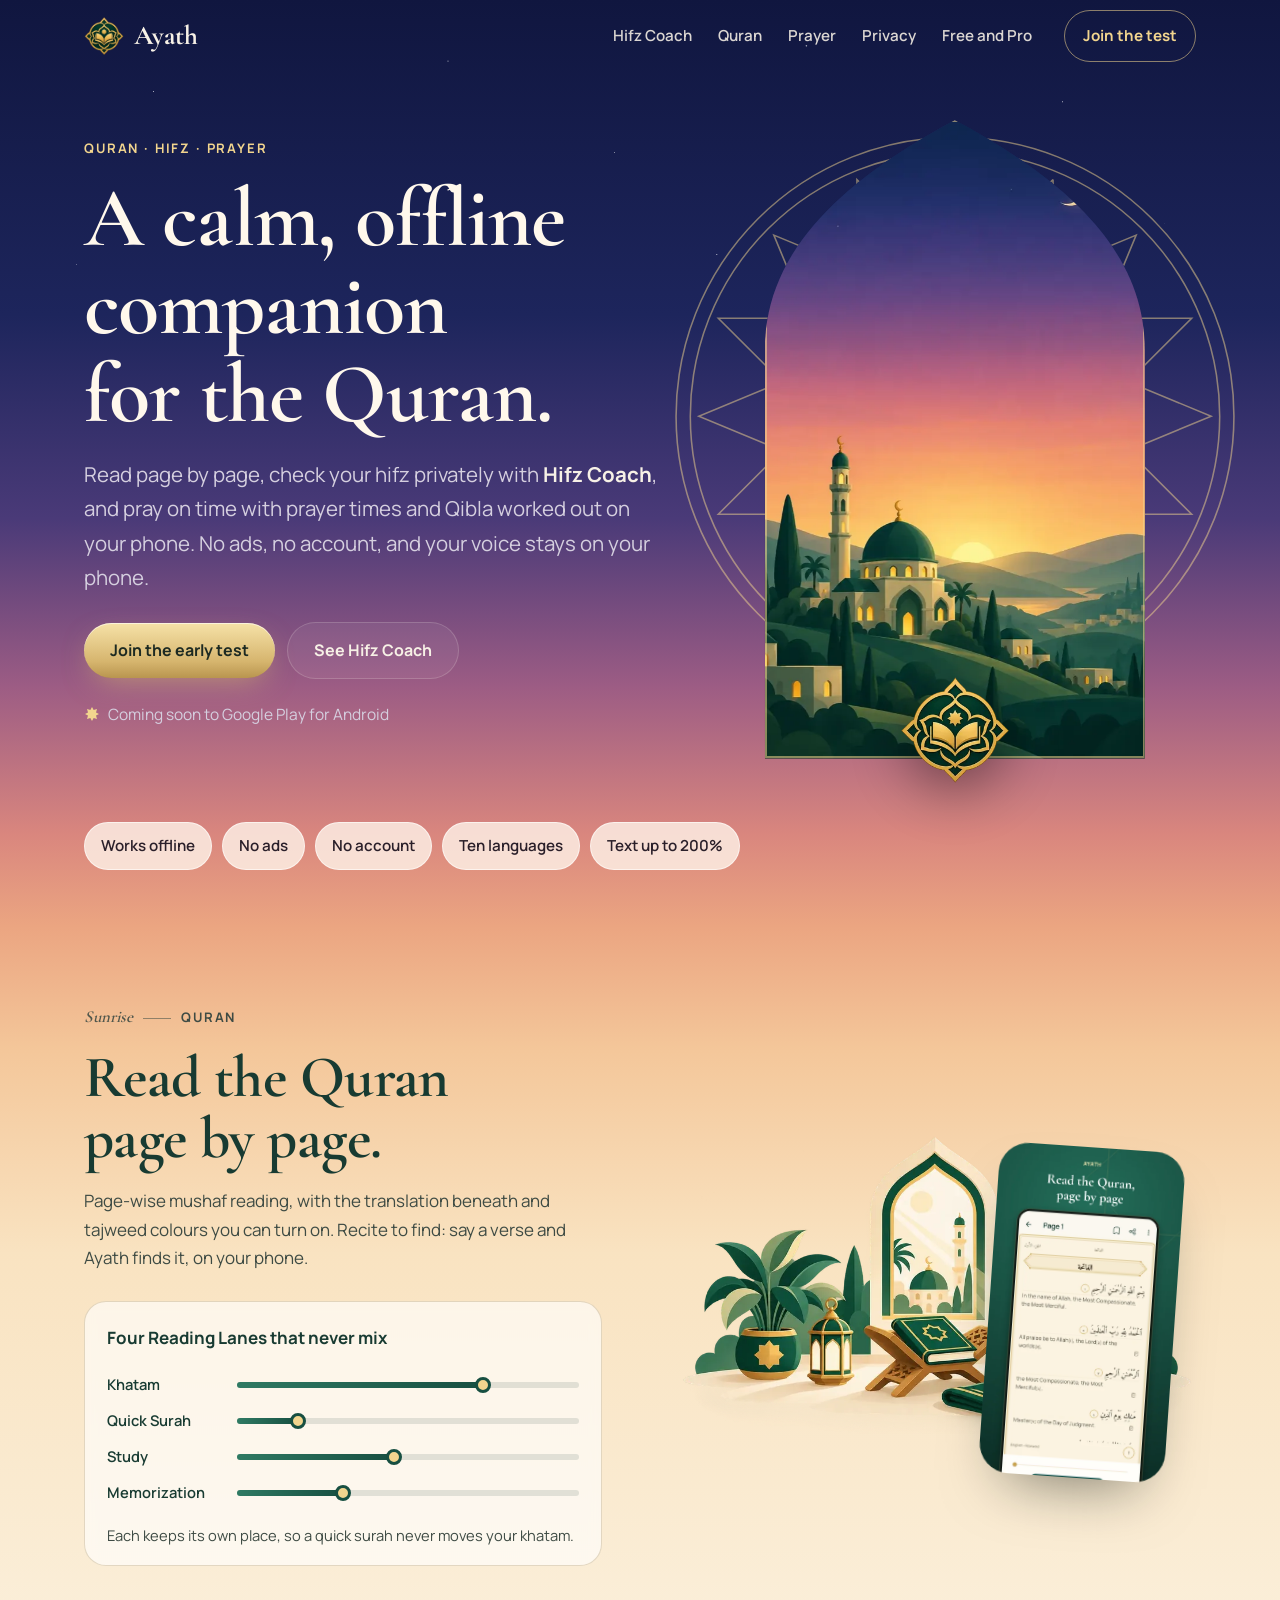
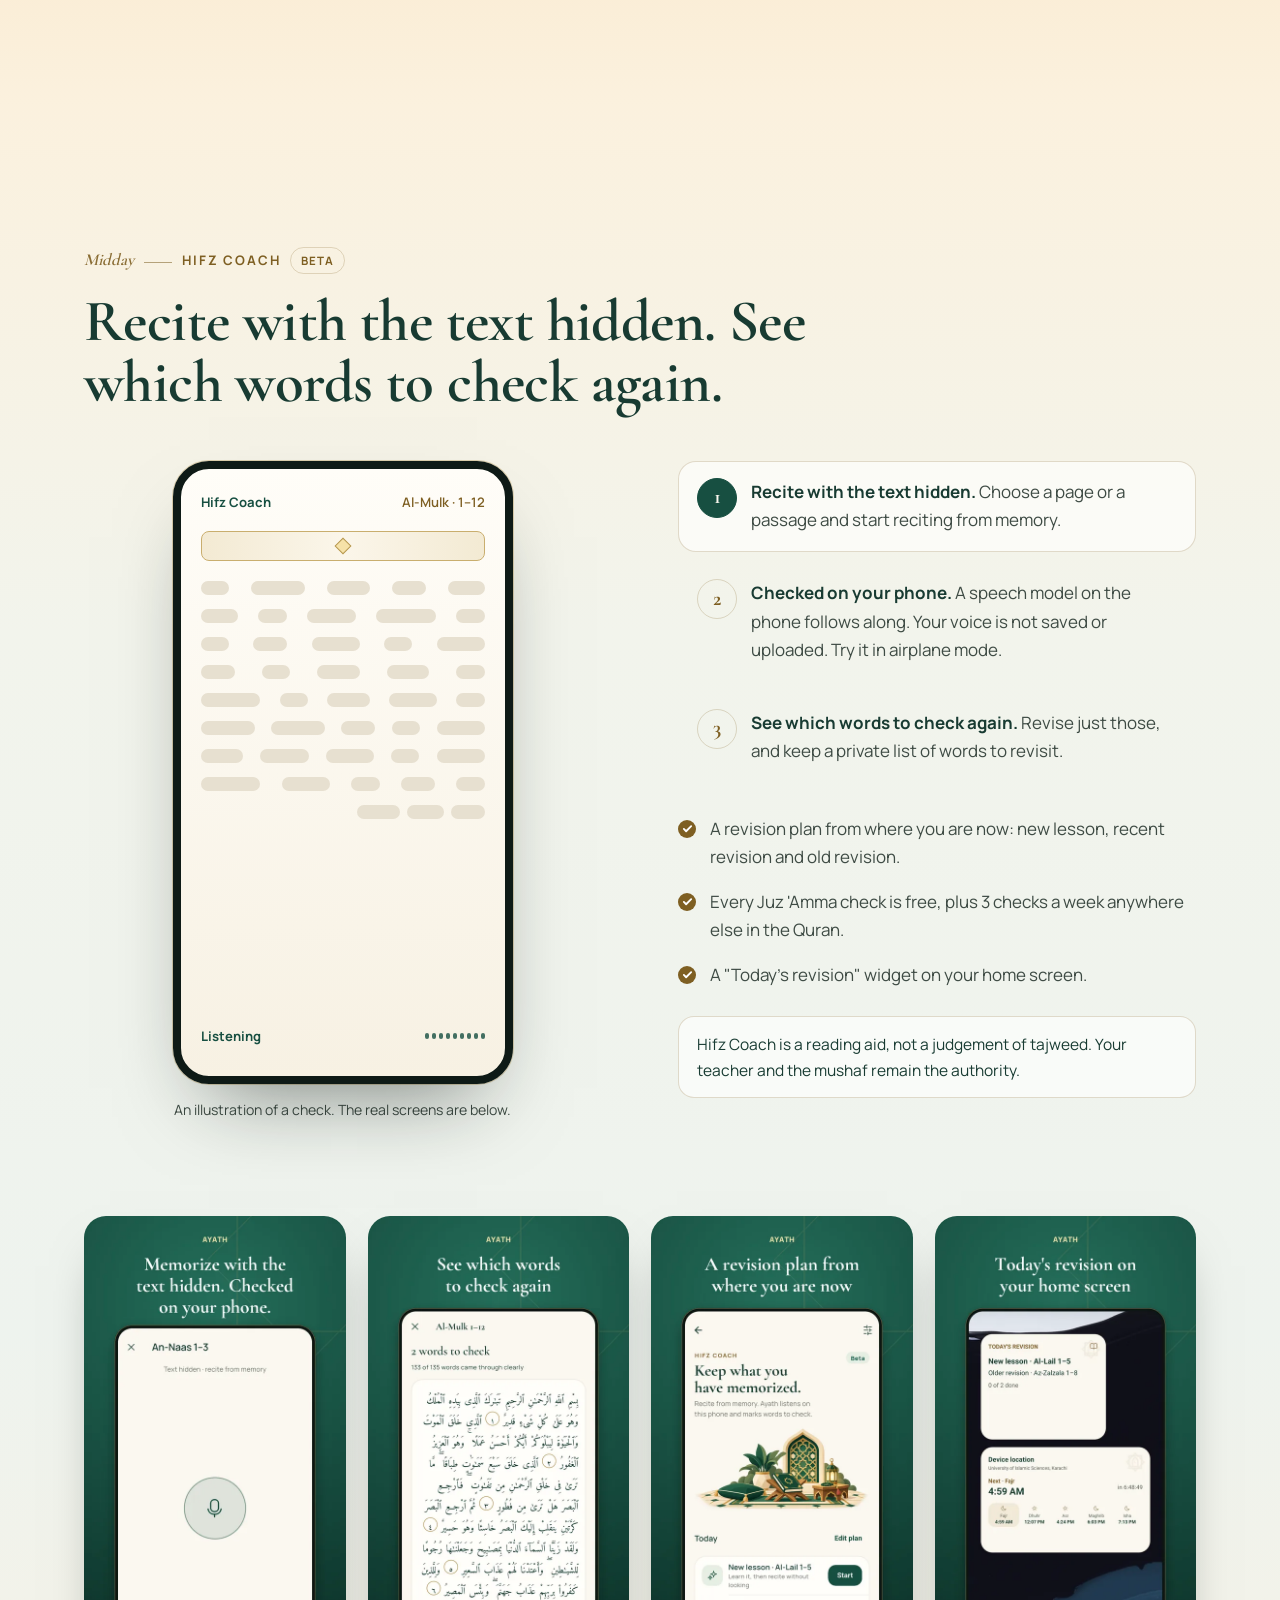
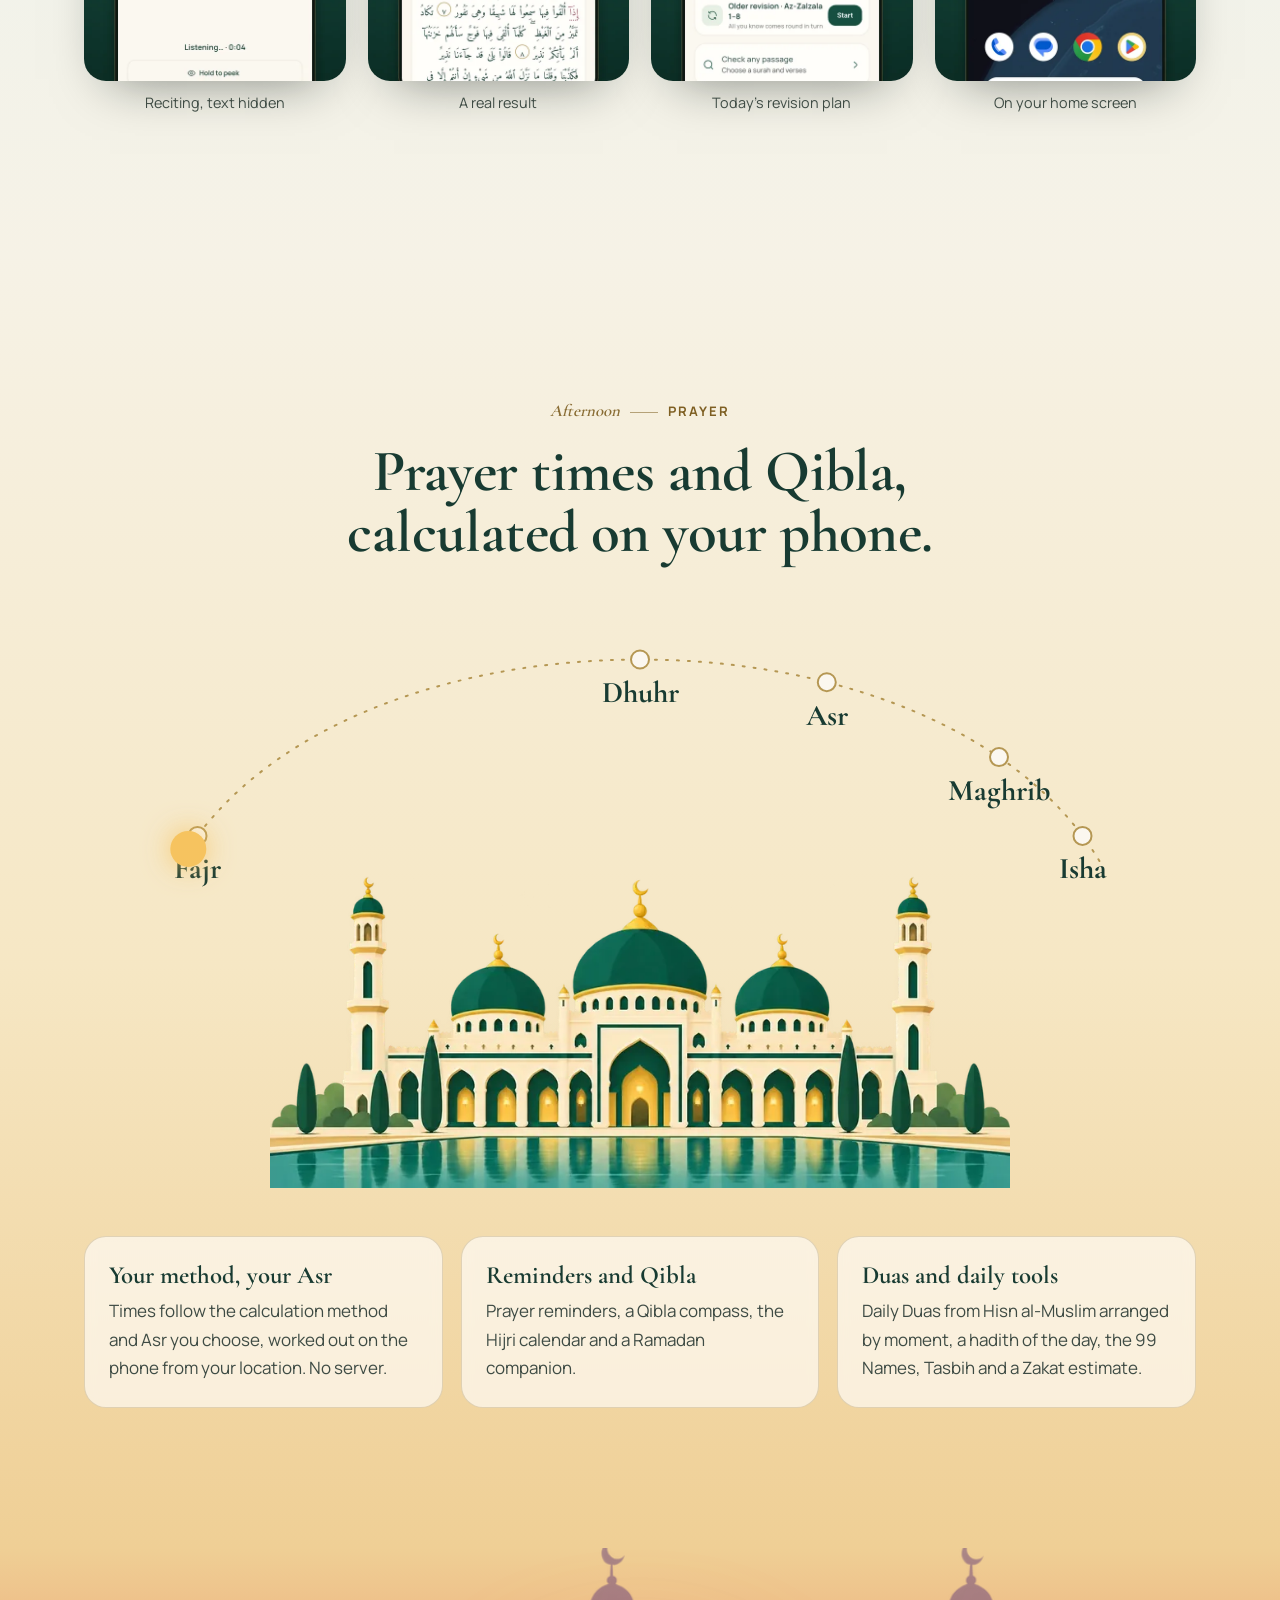
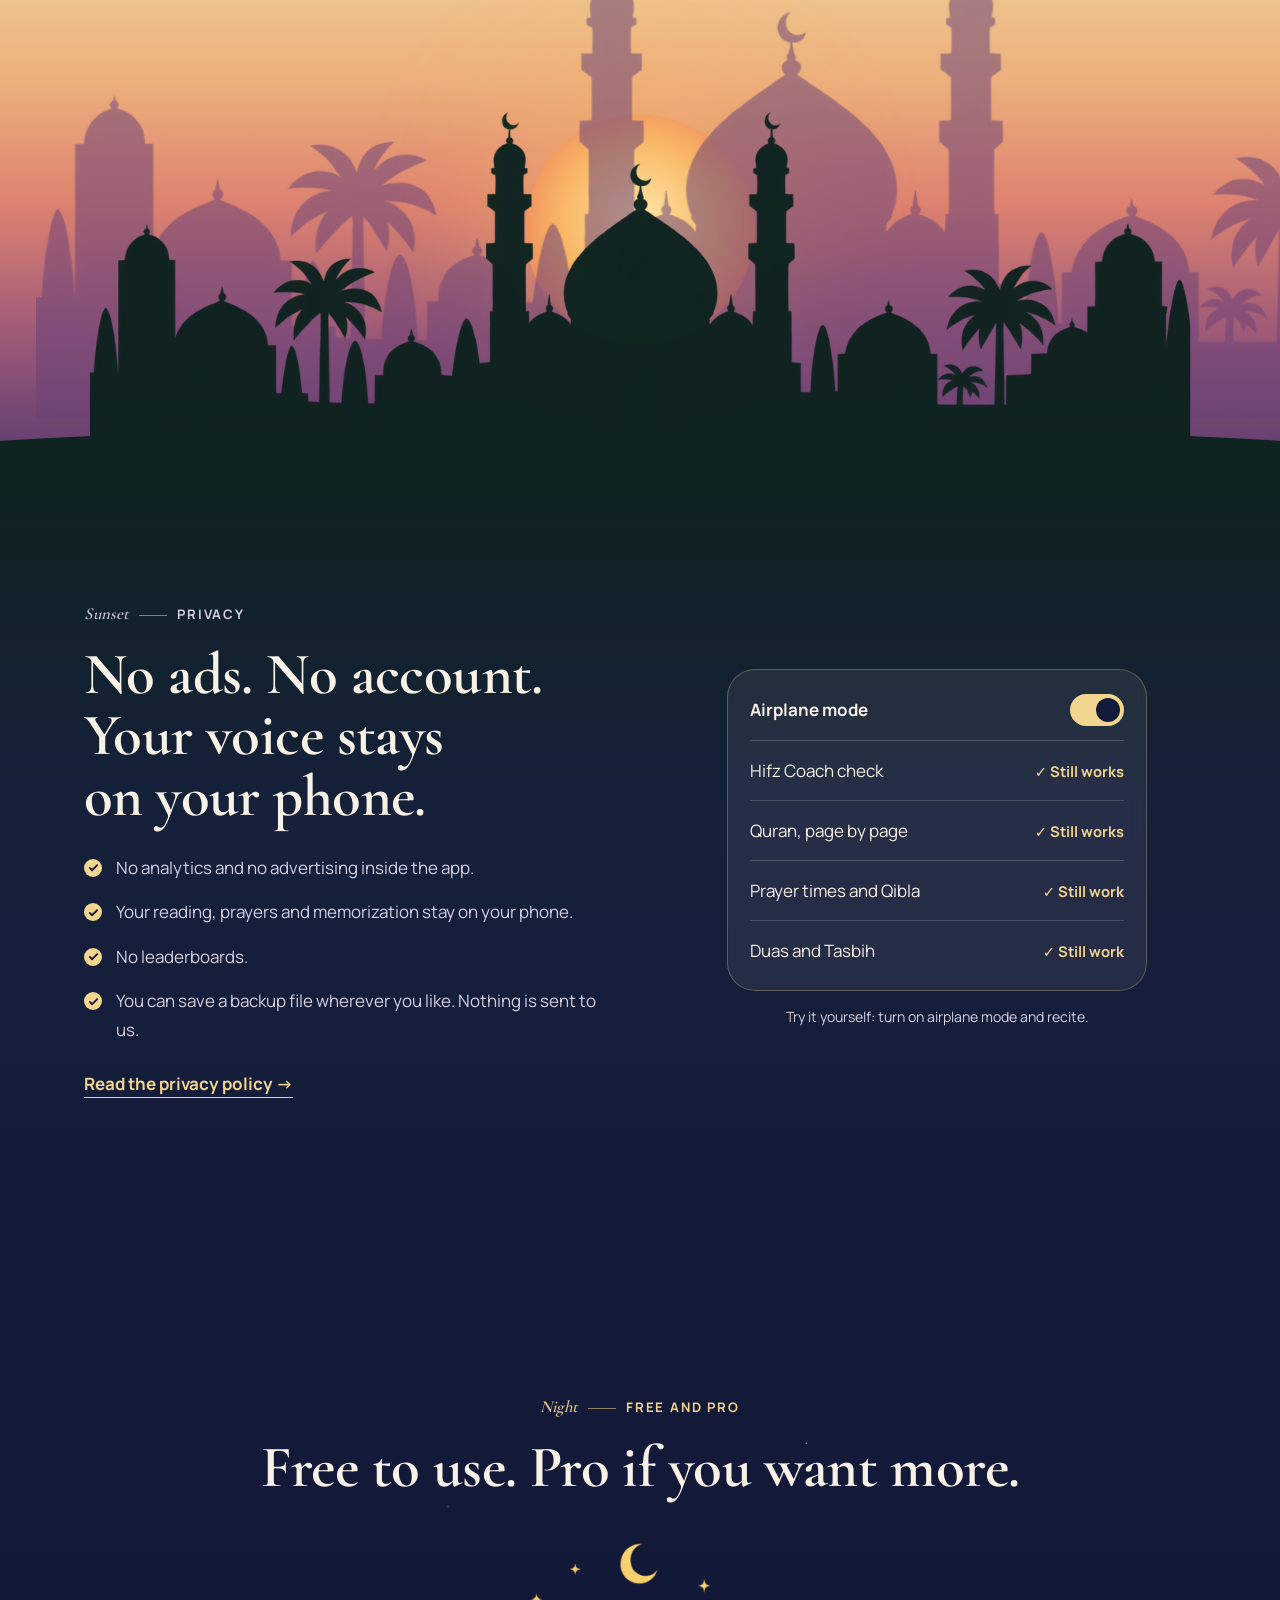
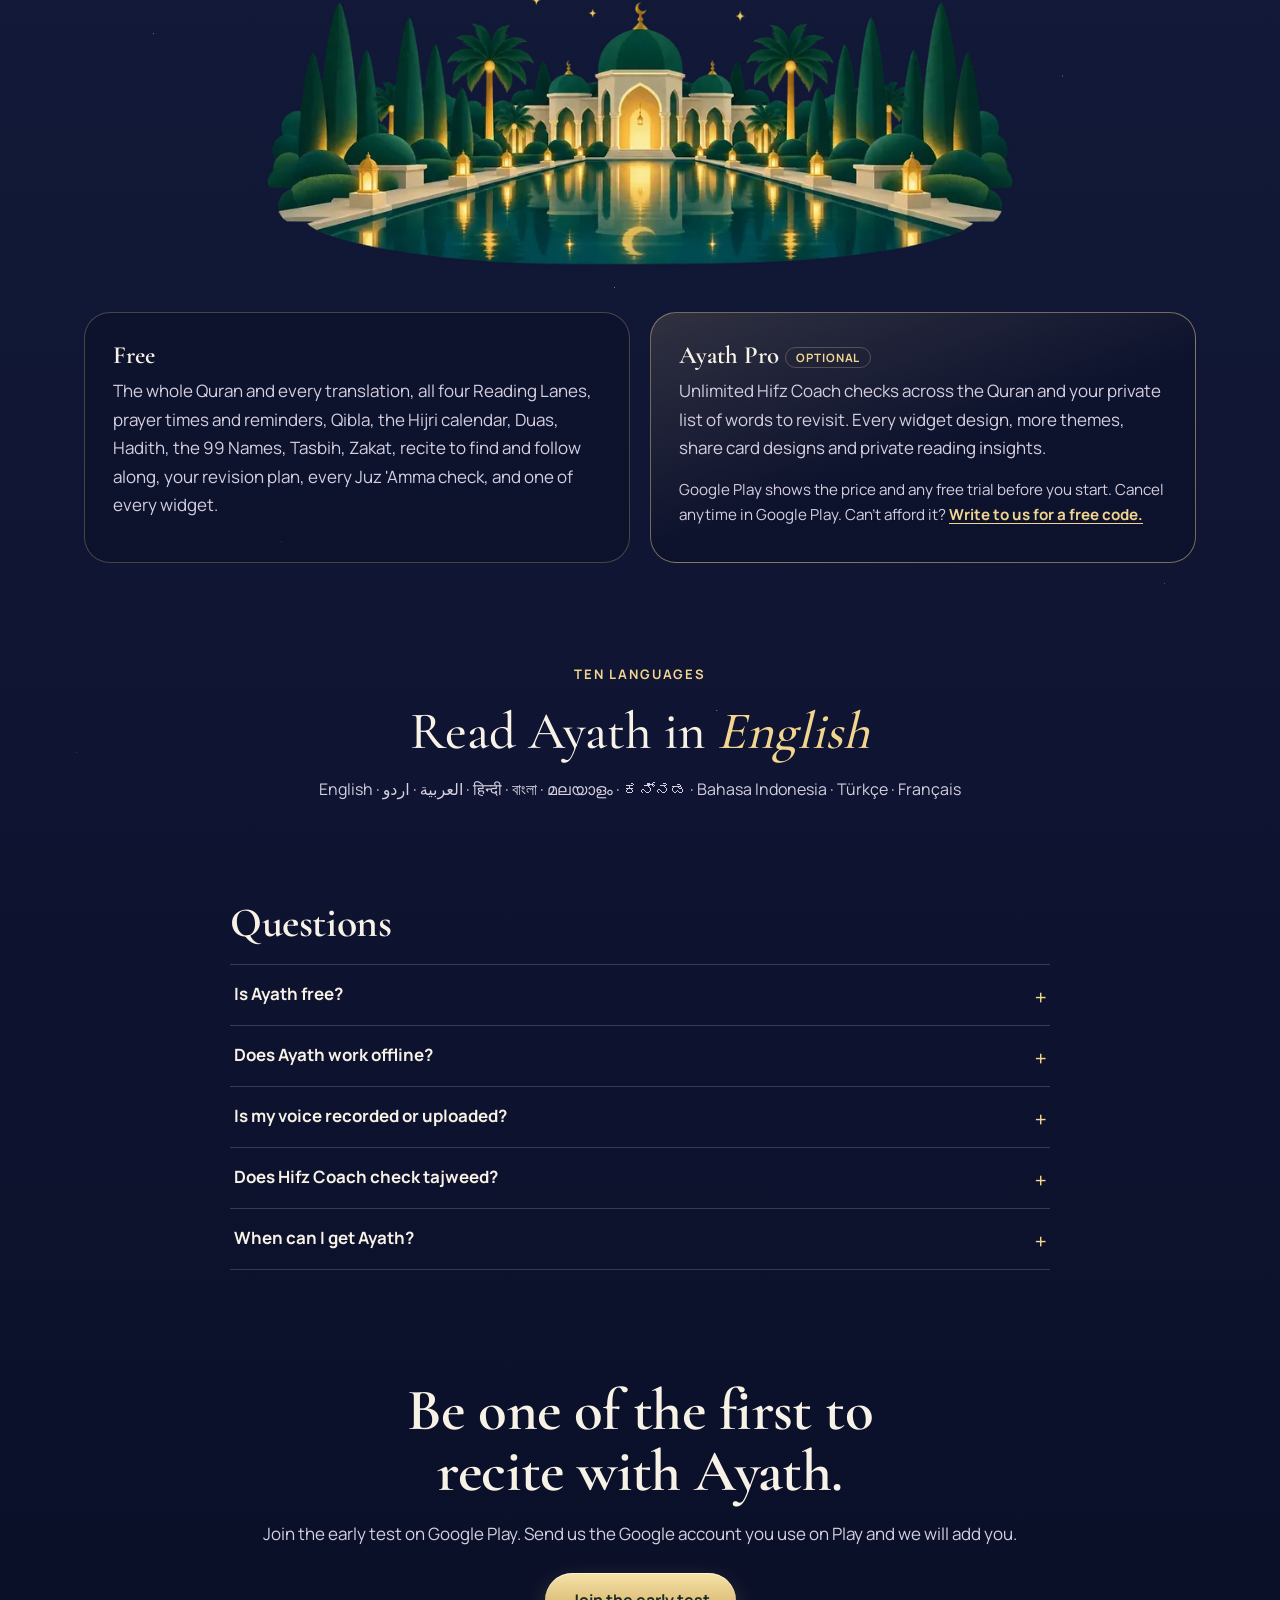
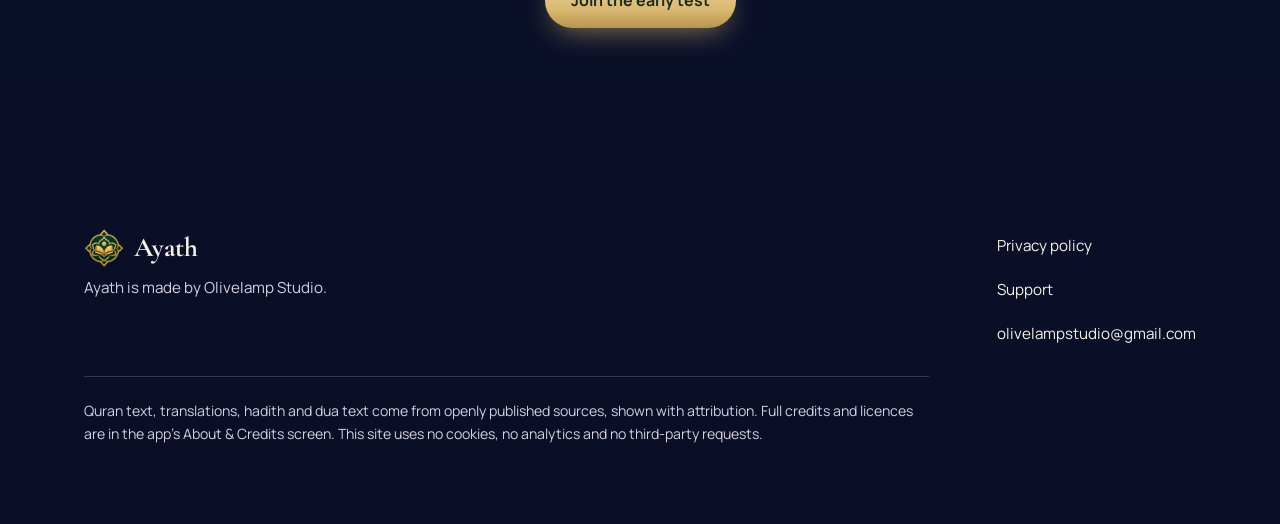
<file: index.html>
<!DOCTYPE html>
<html lang="en">
<head>
<meta charset="utf-8">
<meta name="viewport" content="width=device-width, initial-scale=1, viewport-fit=cover">
<title>Ayath: Offline Quran App with Hifz Coach and Prayer Times</title>
<meta name="description" content="Ayath is a calm, offline Quran app for Android. Read page by page, check your hifz privately on your phone with Hifz Coach, and get prayer times and Qibla. No ads, no account.">
<link rel="canonical" href="https://olivelampstudio.github.io/ayath/">
<meta name="theme-color" content="#121845">
<meta name="color-scheme" content="light dark">
<meta property="og:type" content="website">
<meta property="og:site_name" content="Ayath">
<meta property="og:title" content="Ayath: offline Quran, private Hifz checks and prayer times">
<meta property="og:description" content="Read page by page, check your hifz privately on your phone, and pray on time. No ads, no account.">
<meta property="og:url" content="https://olivelampstudio.github.io/ayath/">
<meta property="og:image" content="https://olivelampstudio.github.io/ayath/assets/og-image.jpg">
<meta property="og:image:width" content="1200">
<meta property="og:image:height" content="630">
<meta property="og:image:alt" content="Ayath emblem over a dawn sky: offline Quran, private Hifz checks and prayer times.">
<meta name="twitter:card" content="summary_large_image">
<link rel="icon" type="image/png" sizes="32x32" href="assets/icon-32.png">
<link rel="icon" type="image/png" sizes="192x192" href="assets/icon-192.png">
<link rel="apple-touch-icon" href="assets/apple-touch-icon.png">
<link rel="preload" href="assets/fonts/cormorant-garamond-latin.woff2" as="font" type="font/woff2" crossorigin>
<link rel="preload" href="assets/fonts/manrope-latin.woff2" as="font" type="font/woff2" crossorigin>
<link rel="preload" href="assets/img/dawn.webp" as="image" type="image/webp">
<link rel="stylesheet" href="assets/site.css">
<script>document.documentElement.classList.add("js")</script>
<script defer src="assets/site.js"></script>
<script type="application/ld+json">
{
  "@context": "https://schema.org",
  "@graph": [
    {
      "@type": "Organization",
      "@id": "https://olivelampstudio.github.io/ayath/#publisher",
      "name": "Olivelamp Studio",
      "email": "olivelampstudio@gmail.com",
      "logo": "https://olivelampstudio.github.io/ayath/assets/img/logo-512.png"
    },
    {
      "@type": "WebSite",
      "@id": "https://olivelampstudio.github.io/ayath/#website",
      "url": "https://olivelampstudio.github.io/ayath/",
      "name": "Ayath",
      "inLanguage": "en",
      "publisher": {"@id": "https://olivelampstudio.github.io/ayath/#publisher"}
    },
    {
      "@type": "MobileApplication",
      "@id": "https://olivelampstudio.github.io/ayath/#app",
      "name": "Ayath",
      "alternateName": "Ayath: Quran, Hifz & Prayer",
      "description": "A calm, offline Quran app for Android: page-by-page mushaf reading, Hifz Coach that checks your recitation on the phone, prayer times, Qibla, daily duas and home-screen widgets. No ads and no account.",
      "url": "https://olivelampstudio.github.io/ayath/",
      "operatingSystem": "Android",
      "applicationCategory": "LifestyleApplication",
      "isAccessibleForFree": true,
      "inLanguage": ["en", "ar", "ur", "hi", "bn", "ml", "kn", "id", "tr", "fr"],
      "image": "https://olivelampstudio.github.io/ayath/assets/img/logo-512.png",
      "screenshot": [
        "https://olivelampstudio.github.io/ayath/assets/02_hifz_result.webp",
        "https://olivelampstudio.github.io/ayath/assets/05_reader.webp",
        "https://olivelampstudio.github.io/ayath/assets/06_salah.webp",
        "https://olivelampstudio.github.io/ayath/assets/04_home_widgets.webp"
      ],
      "featureList": [
        "Hifz Coach: recite with the text hidden and see which words to check again, checked offline on the phone",
        "Page-wise mushaf reading with translation and optional tajweed colours",
        "Four separate Reading Lanes: Khatam, Quick Surah, Study and Memorization",
        "Recite to find a verse, on the phone",
        "Prayer times with your chosen calculation method and Asr, prayer reminders and Qibla",
        "Hijri calendar and a Ramadan companion",
        "Daily duas from Hisn al-Muslim, a hadith of the day, the 99 Names, Tasbih and a Zakat estimate",
        "Ten home-screen widgets",
        "Ten languages, text up to 200% and screen reader labels",
        "No ads, no account and no analytics"
      ],
      "offers": {"@type": "Offer", "price": "0", "priceCurrency": "USD", "category": "free"},
      "publisher": {"@id": "https://olivelampstudio.github.io/ayath/#publisher"}
    },
    {
      "@type": "FAQPage",
      "@id": "https://olivelampstudio.github.io/ayath/#faq",
      "mainEntity": [
        {"@type": "Question", "name": "Is Ayath free?", "acceptedAnswer": {"@type": "Answer", "text": "Yes. The whole Quran and every translation, prayer times and reminders, Qibla, duas, hadith, Tasbih, your revision plan, every Juz 'Amma Hifz Coach check and one of every widget are free. Ayath Pro is optional and adds unlimited Hifz Coach checks, every widget design, more themes and private reading insights."}},
        {"@type": "Question", "name": "Does Ayath work offline?", "acceptedAnswer": {"@type": "Answer", "text": "Yes. Reading, prayer times, Qibla, duas and Hifz Coach checks work without the internet. Ayath goes online only when you stream or save a recitation, download the speech model once, or buy Pro through Google Play."}},
        {"@type": "Question", "name": "Is my voice recorded or uploaded?", "acceptedAnswer": {"@type": "Answer", "text": "No. Hifz Coach compares your recitation with the Quran text using a speech model on your phone. Your voice is held in memory only for that check and is not saved, uploaded or shared."}},
        {"@type": "Question", "name": "Does Hifz Coach check tajweed?", "acceptedAnswer": {"@type": "Answer", "text": "No. Hifz Coach is a reading aid that shows which words to check again. It is not a judgement of tajweed. Your teacher and the mushaf remain the authority."}},
        {"@type": "Question", "name": "Which languages does Ayath support?", "acceptedAnswer": {"@type": "Answer", "text": "English, Arabic, Urdu, Hindi, Bengali, Malayalam, Kannada, Indonesian, Turkish and French."}},
        {"@type": "Question", "name": "When can I get Ayath?", "acceptedAnswer": {"@type": "Answer", "text": "Ayath is coming soon to Google Play for Android. You can join the early test by emailing olivelampstudio@gmail.com."}}
      ]
    }
  ]
}
</script>
</head>
<body class="home">
<a class="skip" href="#main">Skip to content</a>

<svg width="0" height="0" style="position:absolute" aria-hidden="true" focusable="false">
  <defs>
    <clipPath id="arch" clipPathUnits="objectBoundingBox">
      <path d="M0,1 L0,0.36 C0,0.2 0.22,0.09 0.5,0 C0.78,0.09 1,0.2 1,0.36 L1,1 Z"/>
    </clipPath>
    <symbol id="star8" viewBox="0 0 24 24"><path d="M12 1.5l2.5 4.6 5-1.5-1.5 5 4.5 2.4-4.5 2.4 1.5 5-5-1.5L12 22.5l-2.5-4.6-5 1.5 1.5-5L1.5 12l4.5-2.4-1.5-5 5 1.5z"/></symbol>
  </defs>
</svg>

<header class="topbar" data-topbar>
  <div class="topbar-inner">
    <a class="brand" href="./" aria-label="Ayath home"><img src="assets/img/emblem.webp" alt="" width="40" height="40"><span>Ayath</span></a>
    <nav class="nav" id="site-nav" aria-label="Main">
      <a href="#hifz">Hifz Coach</a>
      <a href="#quran">Quran</a>
      <a href="#prayer">Prayer</a>
      <a href="#privacy">Privacy</a>
      <a href="#free-and-pro">Free and Pro</a>
    </nav>
    <a class="topbar-cta" href="mailto:olivelampstudio@gmail.com?subject=Ayath%20early%20test">Join the test</a>
    <button class="menu-btn" type="button" aria-expanded="false" aria-controls="site-nav" data-menu>
      <span class="sr-only">Menu</span><span class="menu-bars" aria-hidden="true"></span>
    </button>
  </div>
</header>

<main id="main">

  <!-- FAJR -->
  <section class="sky fajr tone-dark hero" aria-labelledby="hero-title">
    <div class="stars" aria-hidden="true"></div>
    <div class="wrap hero-grid">
      <div class="hero-copy">
        <p class="eyebrow load" style="--d:0">Quran · Hifz · Prayer</p>
        <h1 id="hero-title" class="display load" style="--d:1">A calm, offline companion for the Quran.</h1>
        <p class="lede load" style="--d:2">Read page by page, check your hifz privately with
          <strong>Hifz Coach</strong>, and pray on time with prayer times and Qibla worked out
          on your phone. No ads, no account, and your voice stays on your phone.</p>
        <div class="actions load" style="--d:3">
          <a class="btn btn-gold" href="mailto:olivelampstudio@gmail.com?subject=Ayath%20early%20test">Join the early test</a>
          <a class="btn btn-ghost" href="#hifz">See Hifz Coach</a>
        </div>
        <p class="soon load" style="--d:4"><svg class="i-star" aria-hidden="true"><use href="#star8"/></svg> Coming soon to Google Play for Android</p>
      </div>

      <div class="hero-art load" style="--d:2" aria-hidden="true">
        <svg class="rosette" viewBox="0 0 400 400">
          <circle class="draw" pathLength="1" cx="200" cy="200" r="196"/>
          <circle class="draw" pathLength="1" cx="200" cy="200" r="186"/>
          <polygon class="draw" pathLength="1" points="200.0,20.0 327.3,327.3 20.0,200.0 327.3,72.7 200.0,380.0 72.7,72.7 380.0,200.0 72.7,327.3"/>
          <polygon class="draw" pathLength="1" points="268.9,33.7 268.9,366.3 33.7,131.1 366.3,131.1 131.1,366.3 131.1,33.7 366.3,268.9 33.7,268.9"/>
          <polygon class="draw" pathLength="1" points="200.0,88.0 279.2,279.2 88.0,200.0 279.2,120.8 200.0,312.0 120.8,120.8 312.0,200.0 120.8,279.2"/>
          <polygon class="draw" pathLength="1" points="226.8,135.3 264.7,173.2 264.7,226.8 226.8,264.7 173.2,264.7 135.3,226.8 135.3,173.2 173.2,135.3"/>
          <circle class="draw" pathLength="1" cx="200" cy="200" r="44"/>
        </svg>
        <div class="arch-window">
          <img src="assets/img/dawn.webp" width="720" height="1080" alt="" data-parallax="-0.06">
        </div>
        <img class="hero-emblem" src="assets/img/emblem.webp" width="192" height="192" alt="">
      </div>
    </div>
    <ul class="trust wrap load" style="--d:5" aria-label="At a glance">
      <li>Works offline</li>
      <li>No ads</li>
      <li>No account</li>
      <li>Ten languages</li>
      <li>Text up to 200%</li>
    </ul>
  </section>

  <!-- SUNRISE: QURAN -->
  <section id="quran" class="sky sunrise tone-light" aria-labelledby="quran-title">
    <div class="wrap split">
      <div class="copy" data-reveal>
        <p class="eyebrow"><span class="time">Sunrise</span> Quran</p>
        <h2 id="quran-title" class="display">Read the Quran page by page.</h2>
        <p>Page-wise mushaf reading, with the translation beneath and tajweed colours you can
          turn on. Recite to find: say a verse and Ayath finds it, on your phone.</p>
        <div class="lanes" data-reveal aria-label="Four Reading Lanes that never mix">
          <p class="lanes-title">Four Reading Lanes that never mix</p>
          <div class="lane" style="--p:.72;--t:7s"><span class="lane-name">Khatam</span><span class="lane-track"><span class="lane-mark"></span></span></div>
          <div class="lane" style="--p:.18;--t:5s"><span class="lane-name">Quick Surah</span><span class="lane-track"><span class="lane-mark"></span></span></div>
          <div class="lane" style="--p:.46;--t:9s"><span class="lane-name">Study</span><span class="lane-track"><span class="lane-mark"></span></span></div>
          <div class="lane" style="--p:.31;--t:6s"><span class="lane-name">Memorization</span><span class="lane-track"><span class="lane-mark"></span></span></div>
          <p class="lanes-note">Each keeps its own place, so a quick surah never moves your khatam.</p>
        </div>
      </div>
      <div class="art" data-reveal>
        <img src="assets/img/scene-quran.webp" width="900" height="526" loading="lazy" alt="" data-parallax="0.05">
        <figure class="phone phone-tilt">
          <img src="assets/05_reader.webp" width="540" height="960" loading="lazy" alt="The Ayath reader showing a full mushaf page.">
        </figure>
      </div>
    </div>
  </section>

  <!-- DHUHR: HIFZ COACH -->
  <section id="hifz" class="sky day tone-light" aria-labelledby="hifz-title">
    <div class="wrap">
      <div class="section-head" data-reveal>
        <p class="eyebrow"><span class="time">Midday</span> Hifz Coach <span class="pill">Beta</span></p>
        <h2 id="hifz-title" class="display">Recite with the text hidden. See which words to check again.</h2>
      </div>
      <div class="split hifz-split">
        <div class="demo-wrap" data-reveal>
          <div class="demo" data-hifz-demo role="img"
            aria-label="Animation: words stay hidden while you recite, light up as they are heard, and two words are marked to check again.">
            <div class="demo-top"><span>Hifz Coach</span><span class="demo-surah">Al-Mulk · 1–12</span></div>
            <div class="demo-page" dir="rtl">
              <div class="demo-header" aria-hidden="true"><span></span></div>
              <div class="demo-line"><i style="--w:13"></i><i style="--w:12"></i><i style="--w:15"></i><i style="--w:19"></i><i style="--w:10"></i></div>
              <div class="demo-line"><i style="--w:10"></i><i style="--w:21"></i><i style="--w:17"></i><i style="--w:10"></i><i style="--w:13"></i></div>
              <div class="demo-line"><i style="--w:17"></i><i style="--w:10"></i><i style="--w:17"></i><i class="miss" style="--w:12"></i><i style="--w:10"></i></div>
              <div class="demo-line"><i style="--w:10"></i><i style="--w:15"></i><i style="--w:15"></i><i style="--w:10"></i><i style="--w:12"></i></div>
              <div class="demo-line"><i style="--w:10"></i><i style="--w:17"></i><i style="--w:15"></i><i style="--w:10"></i><i style="--w:21"></i></div>
              <div class="demo-line"><i style="--w:17"></i><i style="--w:10"></i><i style="--w:12"></i><i style="--w:19"></i><i style="--w:19"></i></div>
              <div class="demo-line"><i style="--w:17"></i><i class="miss" style="--w:10"></i><i style="--w:17"></i><i style="--w:17"></i><i style="--w:15"></i></div>
              <div class="demo-line"><i style="--w:10"></i><i style="--w:12"></i><i style="--w:10"></i><i style="--w:17"></i><i style="--w:21"></i></div>
              <div class="demo-line short"><i style="--w:12"></i><i style="--w:13"></i><i style="--w:15"></i></div>
            </div>
            <div class="demo-foot">
              <span class="demo-status" data-status>Listening</span>
              <span class="wave" aria-hidden="true"><b></b><b></b><b></b><b></b><b></b><b></b><b></b><b></b><b></b></span>
            </div>
            <div class="demo-result">
              <strong>2 words to check again</strong>
              <span>Checked on this phone. Nothing was uploaded.</span>
            </div>
          </div>
          <p class="demo-caption">An illustration of a check. The real screens are below.</p>
        </div>
        <div class="copy" data-reveal>
          <ol class="steps" data-steps>
            <li data-step="0"><span class="step-n">1</span><div><strong>Recite with the text hidden.</strong> Choose a page or a passage and start reciting from memory.</div></li>
            <li data-step="1"><span class="step-n">2</span><div><strong>Checked on your phone.</strong> A speech model on the phone follows along. Your voice is not saved or uploaded. Try it in airplane mode.</div></li>
            <li data-step="2"><span class="step-n">3</span><div><strong>See which words to check again.</strong> Revise just those, and keep a private list of words to revisit.</div></li>
          </ol>
          <ul class="ticks">
            <li>A revision plan from where you are now: new lesson, recent revision and old revision.</li>
            <li>Every Juz 'Amma check is free, plus 3 checks a week anywhere else in the Quran.</li>
            <li>A "Today's revision" widget on your home screen.</li>
          </ul>
          <p class="note">Hifz Coach is a reading aid, not a judgement of tajweed. Your teacher
            and the mushaf remain the authority.</p>
        </div>
      </div>

      <div class="screens" data-reveal>
        <figure class="phone"><img src="assets/01_hifz_reciting.webp" width="540" height="960" loading="lazy" alt="Reciting in Hifz Coach with the ayah text hidden."><figcaption>Reciting, text hidden</figcaption></figure>
        <figure class="phone"><img src="assets/02_hifz_result.webp" width="540" height="960" loading="lazy" alt="A real Hifz Coach result for Al-Mulk 1 to 12 with two words marked to check again."><figcaption>A real result</figcaption></figure>
        <figure class="phone"><img src="assets/03_hifz_home.webp" width="540" height="960" loading="lazy" alt="Hifz Coach home with today's revision plan."><figcaption>Today's revision plan</figcaption></figure>
        <figure class="phone"><img src="assets/04_home_widgets.webp" width="540" height="960" loading="lazy" alt="Home screen with the Today's revision and prayer widgets."><figcaption>On your home screen</figcaption></figure>
      </div>
    </div>
  </section>

  <!-- ASR: PRAYER -->
  <section id="prayer" class="sky asr tone-light" aria-labelledby="prayer-title">
    <div class="wrap">
      <div class="section-head center" data-reveal>
        <p class="eyebrow"><span class="time">Afternoon</span> Prayer</p>
        <h2 id="prayer-title" class="display">Prayer times and Qibla, calculated on your phone.</h2>
      </div>
      <div class="day-arc" data-arc aria-hidden="true">
        <svg viewBox="0 0 1000 300" preserveAspectRatio="xMidYMax meet">
          <path class="arc-path" d="M40,250 C200,-20 800,-20 960,250" fill="none"/>
          <g class="arc-marks"></g>
          <g class="arc-text"></g>
          <circle class="arc-sun" r="18" cx="40" cy="250"/>
        </svg>
        <img class="arc-mosque" src="assets/img/scene-salah.webp" width="900" height="386" loading="lazy" alt="">
      </div>
      <div class="cards3" data-reveal>
        <div class="card"><h3>Your method, your Asr</h3><p>Times follow the calculation method and Asr you choose, worked out on the phone from your location. No server.</p></div>
        <div class="card"><h3>Reminders and Qibla</h3><p>Prayer reminders, a Qibla compass, the Hijri calendar and a Ramadan companion.</p></div>
        <div class="card"><h3>Duas and daily tools</h3><p>Daily Duas from Hisn al-Muslim arranged by moment, a hadith of the day, the 99 Names, Tasbih and a Zakat estimate.</p></div>
      </div>
    </div>
  </section>

  <!-- MAGHRIB: HORIZON -->
  <div class="horizon" aria-hidden="true" data-horizon>
    <div class="sunset-sun" data-sunset></div>
    <div class="skyline skyline-far"></div>
    <div class="skyline skyline-near"></div>
  </div>

  <!-- DUSK: PRIVACY -->
  <section id="privacy" class="sky dusk tone-dark" aria-labelledby="privacy-title">
    <div class="wrap split">
      <div class="copy" data-reveal>
        <p class="eyebrow"><span class="time">Sunset</span> Privacy</p>
        <h2 id="privacy-title" class="display">No ads. No account. Your voice stays on your phone.</h2>
        <ul class="ticks">
          <li>No analytics and no advertising inside the app.</li>
          <li>Your reading, prayers and memorization stay on your phone.</li>
          <li>No leaderboards.</li>
          <li>You can save a backup file wherever you like. Nothing is sent to us.</li>
        </ul>
        <p><a class="link-arrow" href="privacy/">Read the privacy policy</a></p>
      </div>
      <div class="airplane" data-reveal data-airplane>
        <div class="ap-card">
          <div class="ap-row ap-switch"><span>Airplane mode</span><span class="switch" aria-hidden="true"><span></span></span></div>
          <div class="ap-row ap-check"><span>Hifz Coach check</span><em>Still works</em></div>
          <div class="ap-row ap-check"><span>Quran, page by page</span><em>Still works</em></div>
          <div class="ap-row ap-check"><span>Prayer times and Qibla</span><em>Still work</em></div>
          <div class="ap-row ap-check"><span>Duas and Tasbih</span><em>Still work</em></div>
        </div>
        <p class="demo-caption">Try it yourself: turn on airplane mode and recite.</p>
      </div>
    </div>
  </section>

  <!-- ISHA: FREE AND PRO -->
  <section id="free-and-pro" class="sky night tone-dark" aria-labelledby="plans-title">
    <div class="stars dim" aria-hidden="true"></div>
    <div class="wrap">
      <div class="section-head center" data-reveal>
        <p class="eyebrow"><span class="time">Night</span> Free and Pro</p>
        <h2 id="plans-title" class="display">Free to use. Pro if you want more.</h2>
      </div>
      <img class="night-scene" src="assets/img/scene-pro.webp" width="900" height="397" loading="lazy" alt="" data-reveal>
      <div class="plans" data-reveal>
        <div class="plan">
          <h3>Free</h3>
          <p>The whole Quran and every translation, all four Reading Lanes, prayer times and
            reminders, Qibla, the Hijri calendar, Duas, Hadith, the 99 Names, Tasbih, Zakat,
            recite to find and follow along, your revision plan, every Juz 'Amma check, and one
            of every widget.</p>
        </div>
        <div class="plan plan-pro">
          <h3>Ayath Pro <span class="pill">Optional</span></h3>
          <p>Unlimited Hifz Coach checks across the Quran and your private list of words to
            revisit. Every widget design, more themes, share card designs and private reading
            insights.</p>
          <p class="plan-foot">Google Play shows the price and any free trial before you start.
            Cancel anytime in Google Play. Can't afford it?
            <a href="support/#cant-afford">Write to us for a free code.</a></p>
        </div>
      </div>

      <div class="langs" data-reveal>
        <p class="eyebrow">Ten languages</p>
        <p class="lang-line">Read Ayath in <span class="lang-word" data-langs aria-hidden="true">English</span><span class="sr-only">English, Arabic, Urdu, Hindi, Bengali, Malayalam, Kannada, Indonesian, Turkish and French.</span></p>
        <p class="lang-list">English · العربية · اردو · हिन्दी · বাংলা · മലയാളം · ಕನ್ನಡ · Bahasa Indonesia · Türkçe · Français</p>
      </div>

      <div class="faq" id="faq" data-reveal>
        <h2 class="display small">Questions</h2>
        <details><summary>Is Ayath free?</summary><p>Yes. The whole Quran and every translation, prayer times and reminders, Qibla, duas, hadith, Tasbih, your revision plan, every Juz 'Amma Hifz Coach check and one of every widget are free. Ayath Pro is optional.</p></details>
        <details><summary>Does Ayath work offline?</summary><p>Yes. Reading, prayer times, Qibla, duas and Hifz Coach checks work without the internet. Ayath goes online only when you stream or save a recitation, download the speech model once, or buy Pro through Google Play.</p></details>
        <details><summary>Is my voice recorded or uploaded?</summary><p>No. Hifz Coach compares your recitation with the Quran text using a speech model on your phone. Your voice is held in memory only for that check and is not saved, uploaded or shared.</p></details>
        <details><summary>Does Hifz Coach check tajweed?</summary><p>No. It is a reading aid that shows which words to check again. Your teacher and the mushaf remain the authority.</p></details>
        <details><summary>When can I get Ayath?</summary><p>Ayath is coming soon to Google Play for Android. To join the early test, <a href="mailto:olivelampstudio@gmail.com?subject=Ayath%20early%20test">email us</a> with the Google account you use on Google Play.</p></details>
      </div>

      <div class="final-cta" data-reveal>
        <h2 class="display">Be one of the first to recite with Ayath.</h2>
        <p>Join the early test on Google Play. Send us the Google account you use on Play and we
          will add you.</p>
        <a class="btn btn-gold" href="mailto:olivelampstudio@gmail.com?subject=Ayath%20early%20test">Join the early test</a>
      </div>
    </div>
  </section>
</main>

<footer class="site-footer tone-dark">
  <div class="wrap footer-grid">
    <div>
      <a class="brand" href="./"><img src="assets/img/emblem.webp" alt="" width="40" height="40"><span>Ayath</span></a>
      <p>Ayath is made by Olivelamp Studio.</p>
    </div>
    <nav aria-label="Footer">
      <a href="privacy/">Privacy policy</a>
      <a href="support/">Support</a>
      <a href="mailto:olivelampstudio@gmail.com">olivelampstudio@gmail.com</a>
    </nav>
    <p class="fine">Quran text, translations, hadith and dua text come from openly published
      sources, shown with attribution. Full credits and licences are in the app's About &amp;
      Credits screen. This site uses no cookies, no analytics and no third-party requests.</p>
  </div>
</footer>
</body>
</html>
</file>
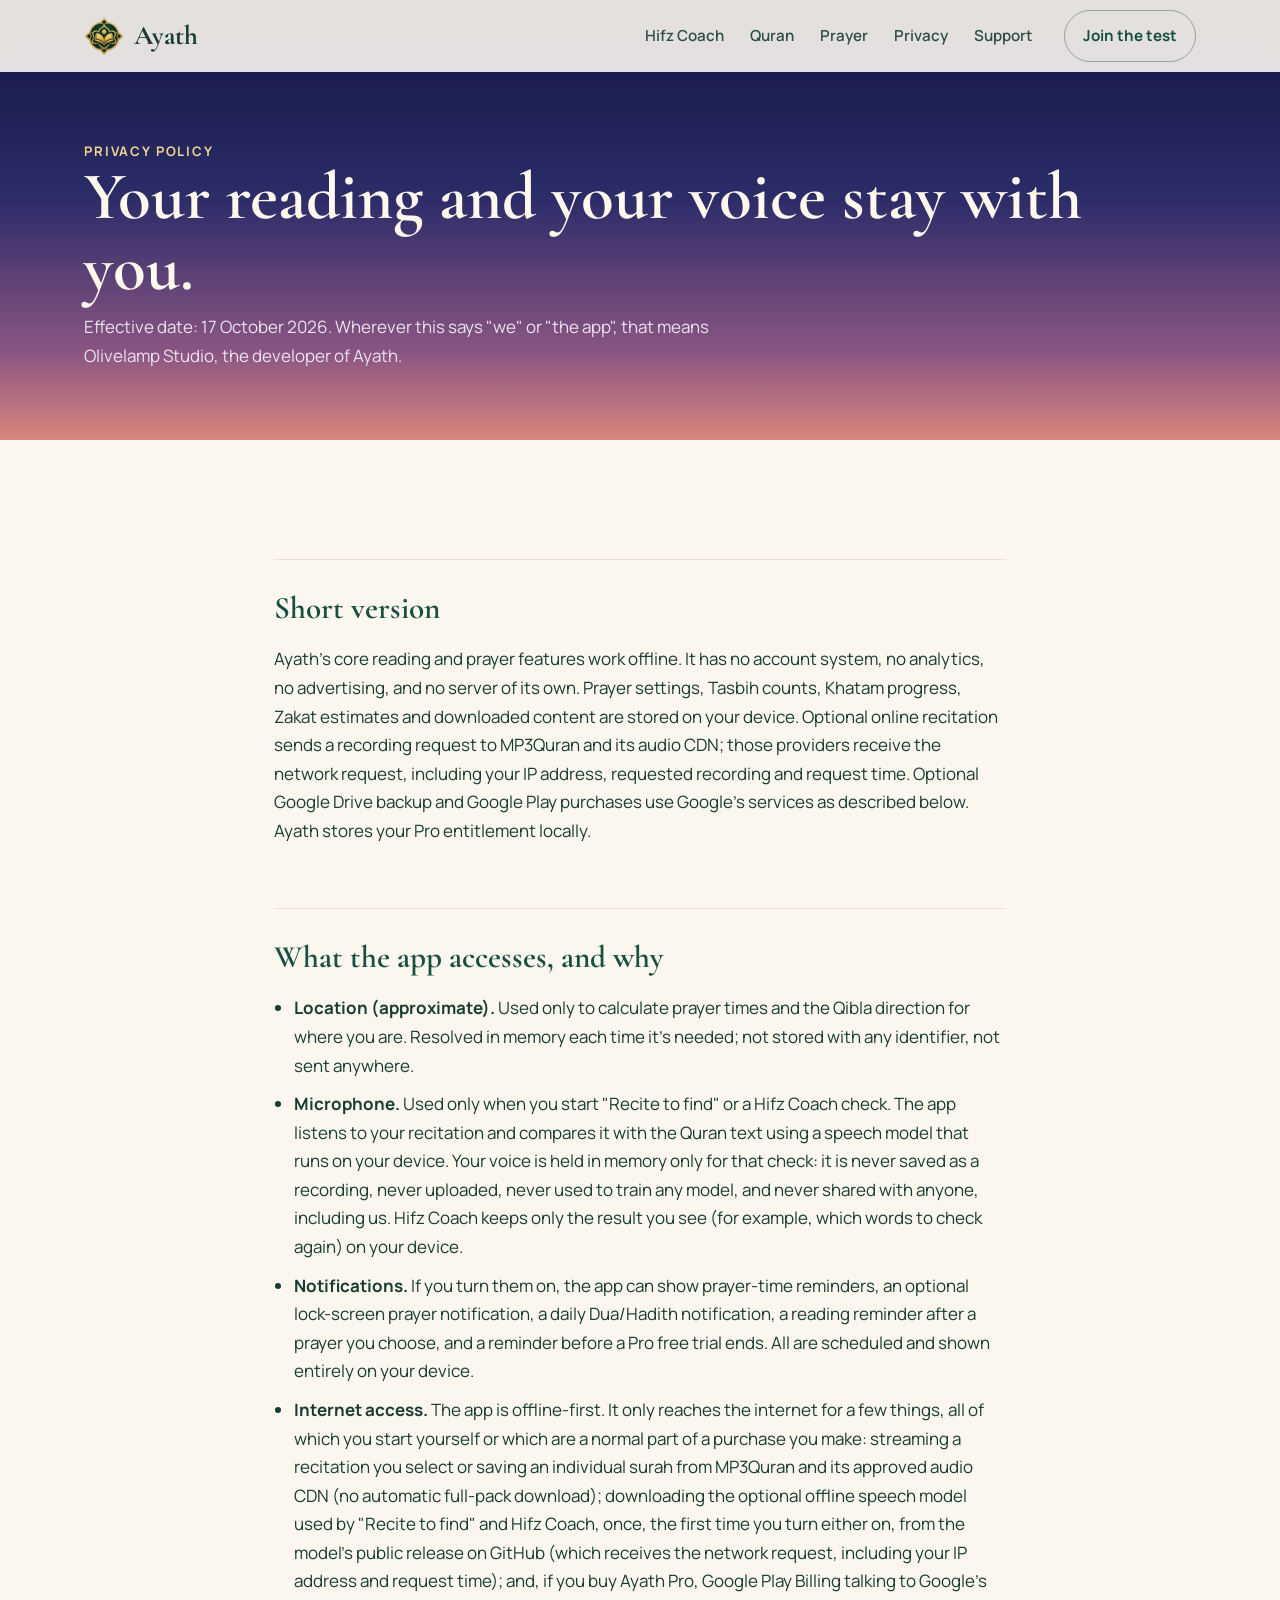
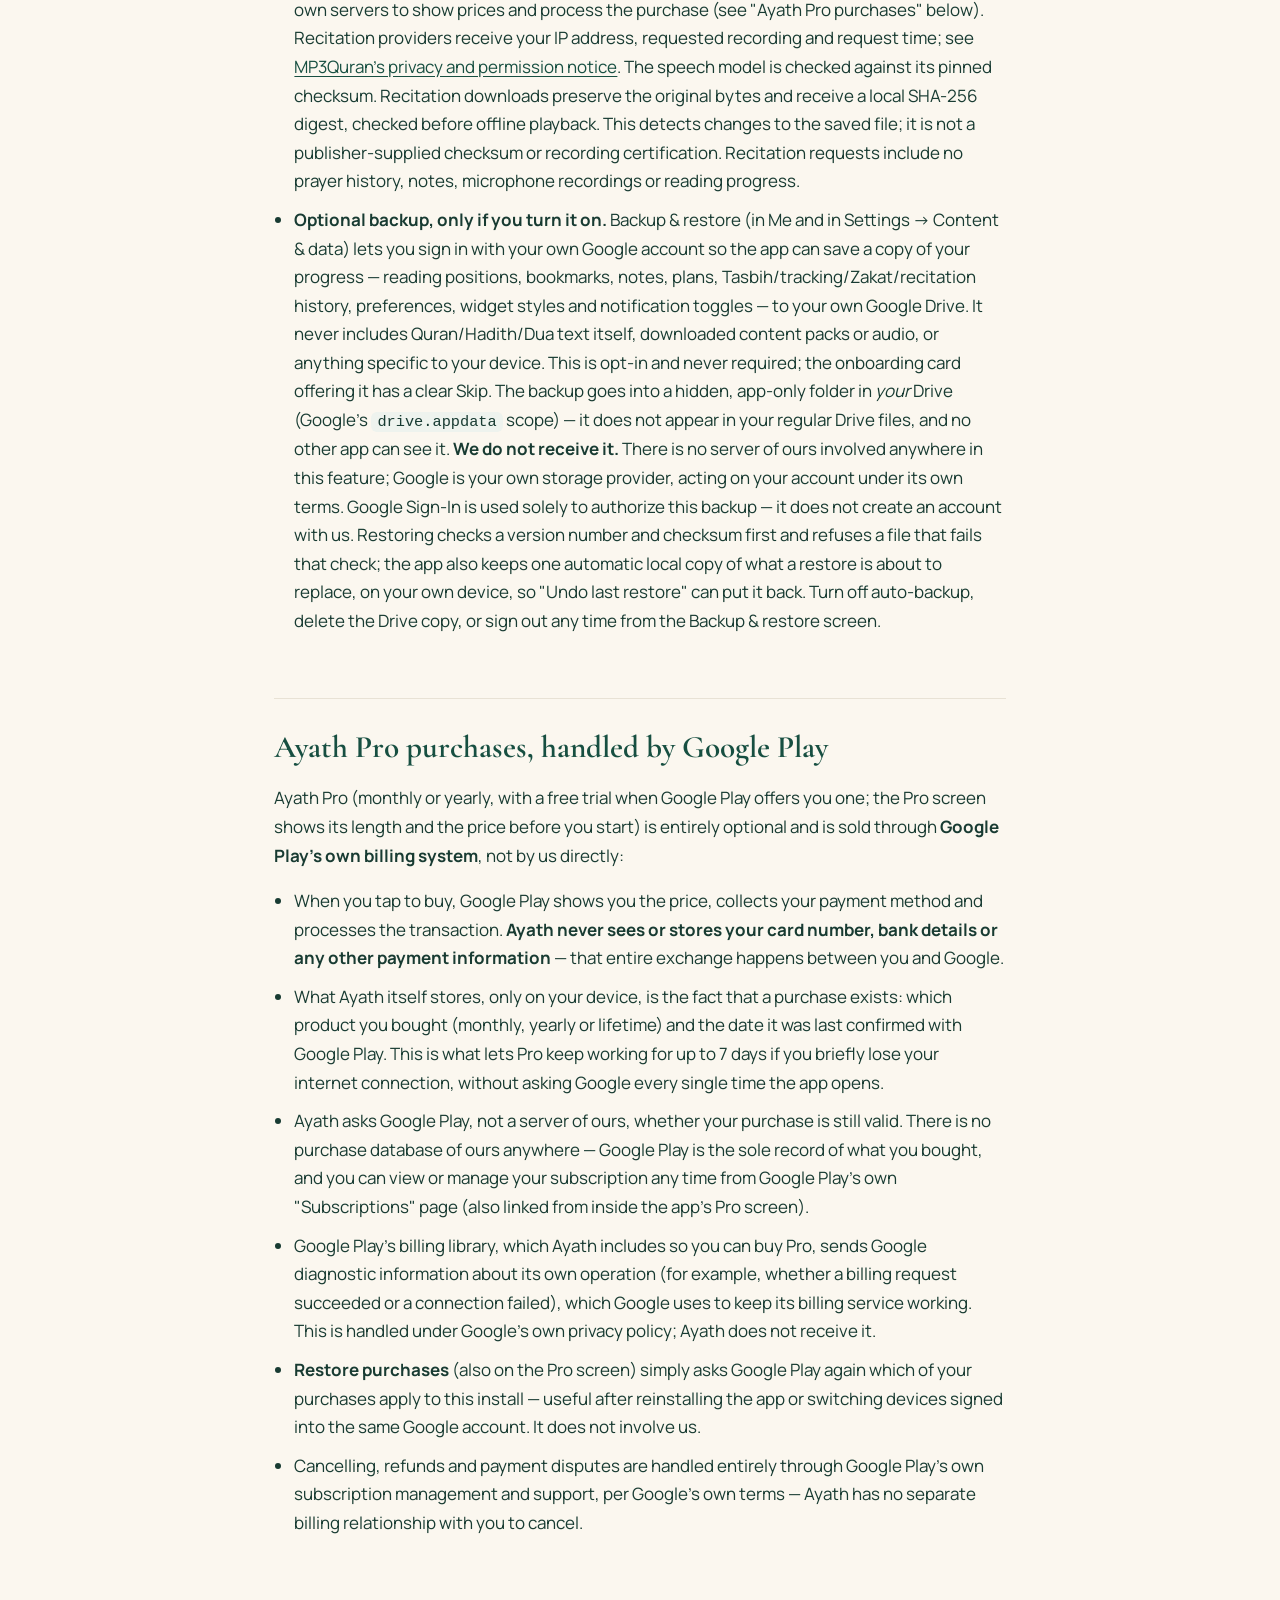
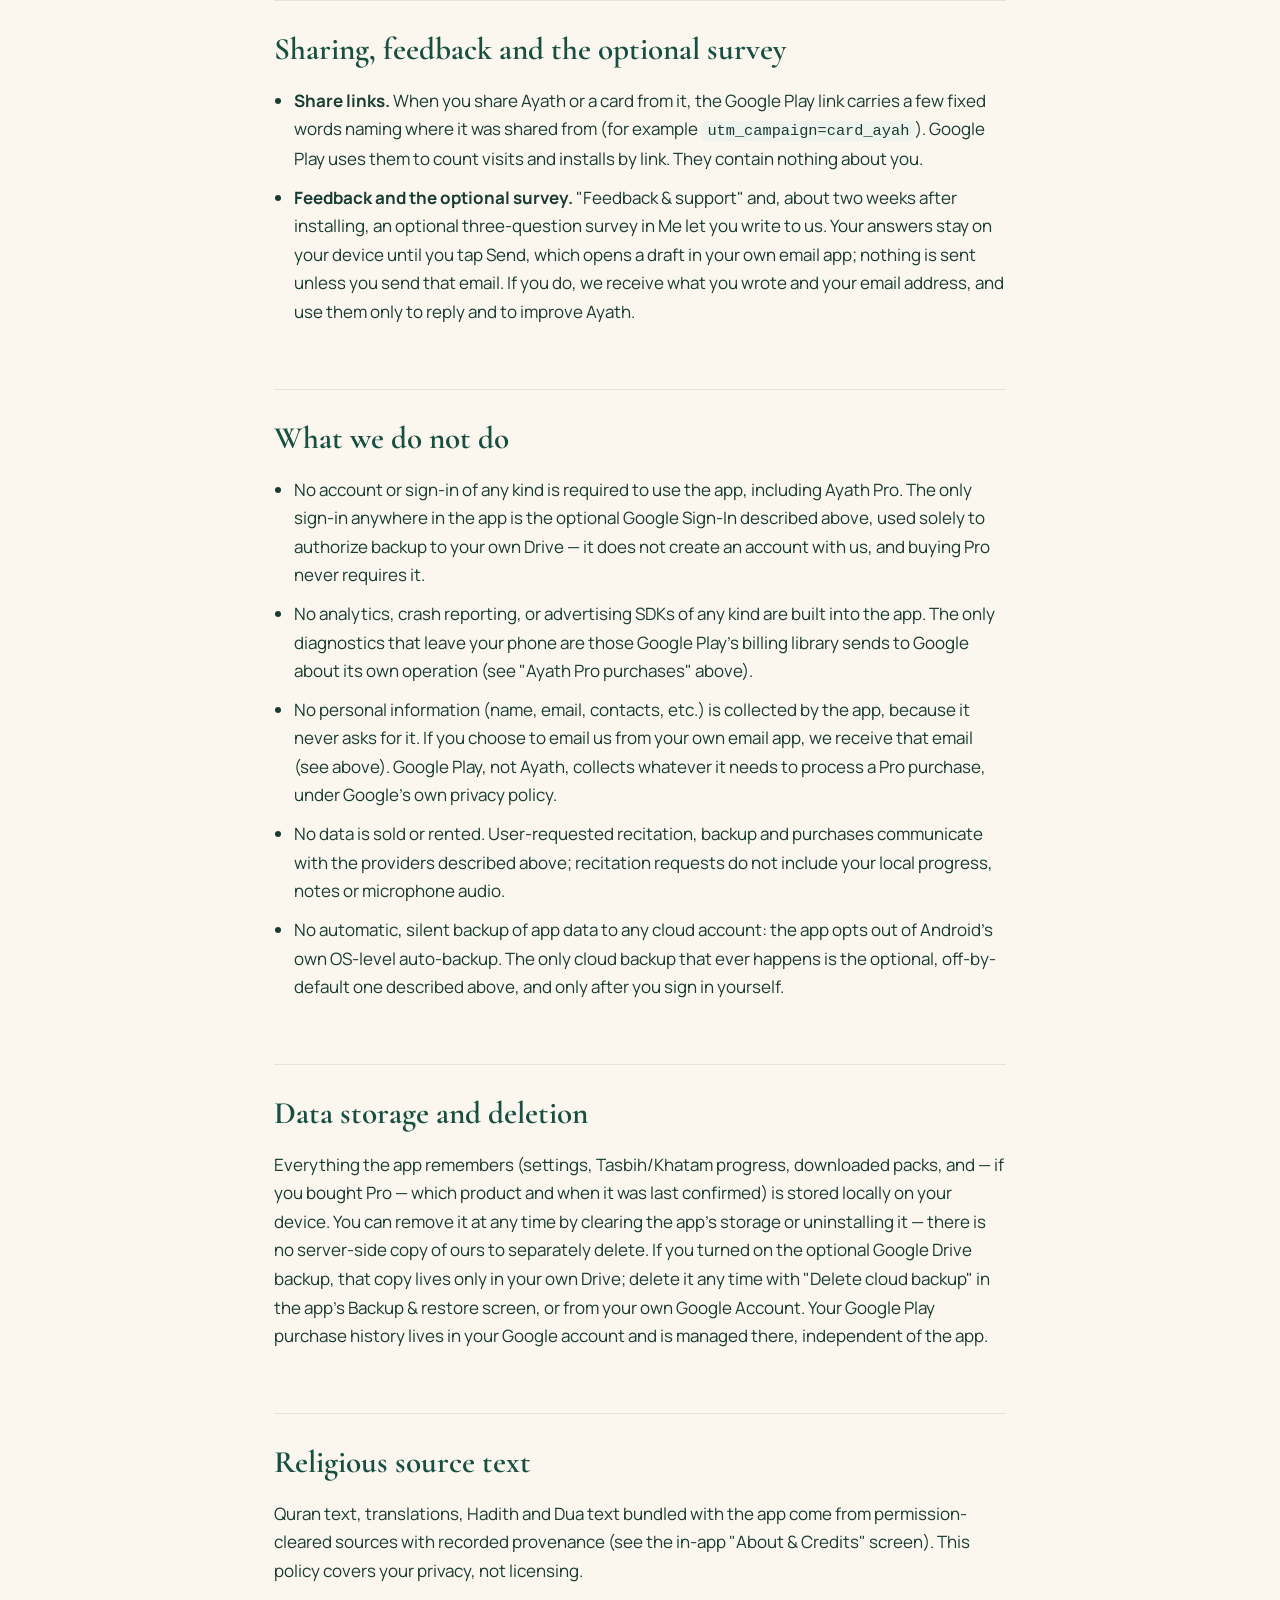
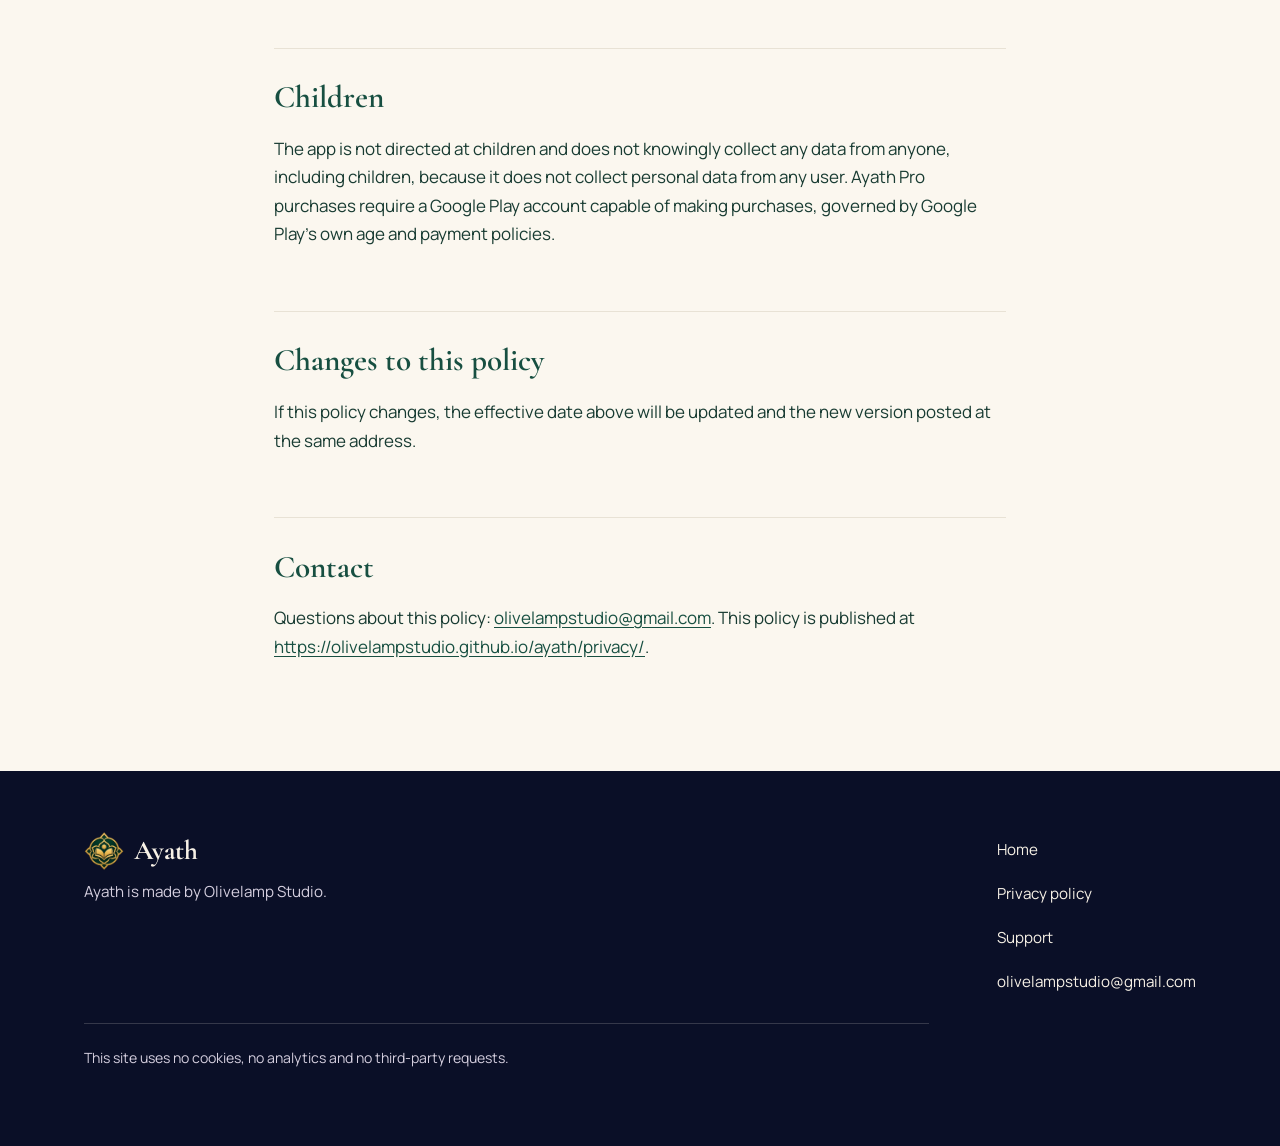
<file: privacy/index.html>
<!DOCTYPE html>
<html lang="en">
<head>
<meta charset="utf-8">
<meta name="viewport" content="width=device-width, initial-scale=1, viewport-fit=cover">
<title>Privacy Policy · Ayath</title>
<meta name="description" content="How Ayath handles your data: offline by default, no account, no analytics, no advertising, and your voice never leaves your phone.">
<link rel="canonical" href="https://olivelampstudio.github.io/ayath/privacy/">
<meta name="theme-color" content="#10163F">
<meta name="color-scheme" content="light dark">
<meta property="og:type" content="article">
<meta property="og:title" content="Ayath privacy policy">
<meta property="og:description" content="Offline by default, no account, no analytics, no advertising. Your voice never leaves your phone.">
<meta property="og:url" content="https://olivelampstudio.github.io/ayath/privacy/">
<meta property="og:image" content="https://olivelampstudio.github.io/ayath/assets/og-image.jpg">
<link rel="icon" type="image/png" sizes="32x32" href="../assets/icon-32.png">
<link rel="apple-touch-icon" href="../assets/apple-touch-icon.png">
<link rel="preload" href="../assets/fonts/cormorant-garamond-latin.woff2" as="font" type="font/woff2" crossorigin>
<link rel="stylesheet" href="../assets/site.css">
<script>document.documentElement.classList.add("js")</script>
<script defer src="../assets/site.js"></script>
<script type="application/ld+json">
{"@context": "https://schema.org", "@type": "BreadcrumbList", "itemListElement": [
  {"@type": "ListItem", "position": 1, "name": "Ayath", "item": "https://olivelampstudio.github.io/ayath/"},
  {"@type": "ListItem", "position": 2, "name": "Privacy policy", "item": "https://olivelampstudio.github.io/ayath/privacy/"}
]}
</script>
</head>
<body class="page-doc">
<a class="skip" href="#main">Skip to content</a>
<header class="topbar" data-topbar>
  <div class="topbar-inner">
    <a class="brand" href="../" aria-label="Ayath home"><img src="../assets/img/emblem.webp" alt="" width="40" height="40"><span>Ayath</span></a>
    <nav class="nav" id="site-nav" aria-label="Main">
      <a href="../#hifz">Hifz Coach</a>
      <a href="../#quran">Quran</a>
      <a href="../#prayer">Prayer</a>
      <a href="../privacy/" aria-current="page">Privacy</a>
      <a href="../support/">Support</a>
    </nav>
    <a class="topbar-cta" href="mailto:olivelampstudio@gmail.com?subject=Ayath%20early%20test">Join the test</a>
    <button class="menu-btn" type="button" aria-expanded="false" aria-controls="site-nav" data-menu>
      <span class="sr-only">Menu</span><span class="menu-bars" aria-hidden="true"></span>
    </button>
  </div>
</header>
<section class="doc-hero">
  <div class="wrap">
    <p class="eyebrow">Privacy policy</p>
    <h1>Your reading and your voice stay with you.</h1>
    <p>Effective date: 17 October 2026. Wherever this says "we" or "the app", that means Olivelamp
      Studio, the developer of Ayath.</p>
  </div>
</section>
<main class="doc" id="main">
  <div class="wrap">
  <h2>Short version</h2>
  <p>Ayath's core reading and prayer features work offline. It has no account
  system, no analytics, no advertising, and no server of its own. Prayer settings,
  Tasbih counts, Khatam progress, Zakat estimates and downloaded content are stored
  on your device. Optional online recitation sends a recording request to
  MP3Quran and its audio CDN; those providers receive the network request,
  including your IP address, requested recording and request time. Optional
  Google Drive backup and Google Play purchases use Google's services as
  described below. Ayath stores your Pro entitlement locally.</p>

  <h2>What the app accesses, and why</h2>
  <ul>
    <li><strong>Location (approximate).</strong> Used only to calculate prayer times and
      the Qibla direction for where you are. Resolved in memory each time it's needed;
      not stored with any identifier, not sent anywhere.</li>
    <li><strong>Microphone.</strong> Used only when you start "Recite to find" or a Hifz
      Coach check. The app listens to your recitation and compares it with the Quran text
      using a speech model that runs on your device. Your voice is held in memory only for
      that check: it is never saved as a recording, never uploaded, never used to train any
      model, and never shared with anyone, including us. Hifz Coach keeps only the result
      you see (for example, which words to check again) on your device.</li>
    <li><strong>Notifications.</strong> If you turn them on, the app can show prayer-time
      reminders, an optional lock-screen prayer notification, a daily Dua/Hadith
      notification, a reading reminder after a prayer you choose, and a reminder before a
      Pro free trial ends. All are scheduled and shown entirely on your device.</li>
    <li><strong>Internet access.</strong> The app is offline-first. It only reaches the
      internet for a few things, all of which you start yourself or which are a normal
      part of a purchase you make: streaming a recitation you select or saving an individual surah from MP3Quran
      and its approved audio CDN (no automatic full-pack download); downloading the
      optional offline speech model used by "Recite to find" and Hifz Coach, once, the
      first time you turn either on, from the model's public release on GitHub (which
      receives the network request, including your IP address and request time); and, if you buy Ayath Pro,
      Google Play Billing talking to Google's own servers to show prices and process the
      purchase (see "Ayath Pro purchases" below). Recitation providers receive your
      IP address, requested recording and request time; see
      <a href="https://www.mp3quran.net/eng/privacy">MP3Quran's privacy and permission notice</a>.
      The speech model is checked against its pinned checksum. Recitation downloads
      preserve the original bytes and receive a local SHA-256 digest, checked before
      offline playback. This detects changes to the saved file; it is not a
      publisher-supplied checksum or recording certification. Recitation requests
      include no prayer history, notes, microphone recordings or reading progress.</li>
    <li><strong>Optional backup, only if you turn it on.</strong> Backup &amp; restore (in
      Me and in Settings &rarr; Content &amp; data) lets you sign in with your own Google
      account so the app can save a copy of your progress &mdash; reading positions,
      bookmarks, notes, plans, Tasbih/tracking/Zakat/recitation history, preferences,
      widget styles and notification toggles &mdash; to your own Google Drive. It never
      includes Quran/Hadith/Dua text itself, downloaded content packs or audio, or
      anything specific to your device. This is opt-in and never required; the onboarding
      card offering it has a clear Skip. The backup goes into a hidden, app-only folder in
      <em>your</em> Drive (Google's <code>drive.appdata</code> scope) &mdash; it does not
      appear in your regular Drive files, and no other app can see it.
      <strong>We do not receive it.</strong> There is no server of ours involved anywhere
      in this feature; Google is your own storage provider, acting on your account under
      its own terms. Google Sign-In is used solely to authorize this backup &mdash; it
      does not create an account with us. Restoring checks a version number and checksum
      first and refuses a file that fails that check; the app also keeps one automatic
      local copy of what a restore is about to replace, on your own device, so
      "Undo last restore" can put it back. Turn off auto-backup, delete the Drive copy, or
      sign out any time from the Backup &amp; restore screen.</li>
  </ul>

  <h2>Ayath Pro purchases, handled by Google Play</h2>
  <p>Ayath Pro (monthly or yearly, with a free trial when Google Play offers you one;
  the Pro screen shows its length and the price before you start) is entirely optional and is sold through <strong>Google Play's own billing system</strong>,
  not by us directly:</p>
  <ul>
    <li>When you tap to buy, Google Play shows you the price, collects your payment method
      and processes the transaction. <strong>Ayath never sees or stores your card number,
      bank details or any other payment information</strong> &mdash; that entire exchange
      happens between you and Google.</li>
    <li>What Ayath itself stores, only on your device, is the fact that a purchase exists:
      which product you bought (monthly, yearly or lifetime) and the date it was last
      confirmed with Google Play. This is what lets Pro keep working for up to 7 days if
      you briefly lose your internet connection, without asking Google every single time
      the app opens.</li>
    <li>Ayath asks Google Play, not a server of ours, whether your purchase is still
      valid. There is no purchase database of ours anywhere &mdash; Google Play is the
      sole record of what you bought, and you can view or manage your subscription any
      time from Google Play's own "Subscriptions" page (also linked from inside the app's
      Pro screen).</li>
    <li>Google Play's billing library, which Ayath includes so you can buy Pro, sends
      Google diagnostic information about its own operation (for example, whether a
      billing request succeeded or a connection failed), which Google uses to keep its
      billing service working. This is handled under Google's own privacy policy; Ayath
      does not receive it.</li>
    <li><strong>Restore purchases</strong> (also on the Pro screen) simply asks Google Play
      again which of your purchases apply to this install &mdash; useful after
      reinstalling the app or switching devices signed into the same Google account. It
      does not involve us.</li>
    <li>Cancelling, refunds and payment disputes are handled entirely through Google
      Play's own subscription management and support, per Google's own terms &mdash;
      Ayath has no separate billing relationship with you to cancel.</li>
  </ul>

  <h2>Sharing, feedback and the optional survey</h2>
  <ul>
    <li><strong>Share links.</strong> When you share Ayath or a card from it, the Google
      Play link carries a few fixed words naming where it was shared from (for example
      <code>utm_campaign=card_ayah</code>). Google Play uses them to count visits and
      installs by link. They contain nothing about you.</li>
    <li><strong>Feedback and the optional survey.</strong> "Feedback &amp; support" and,
      about two weeks after installing, an optional three-question survey in Me let you
      write to us. Your answers stay on your device until you tap Send, which opens a draft
      in your own email app; nothing is sent unless you send that email. If you do, we
      receive what you wrote and your email address, and use them only to reply and to
      improve Ayath.</li>
  </ul>

  <h2>What we do not do</h2>
  <ul>
    <li>No account or sign-in of any kind is required to use the app, including Ayath
      Pro. The only sign-in anywhere in the app is the optional Google Sign-In described
      above, used solely to authorize backup to your own Drive — it does not create an
      account with us, and buying Pro never requires it.</li>
    <li>No analytics, crash reporting, or advertising SDKs of any kind are built into the app.
      The only diagnostics that leave your phone are those Google Play's billing library
      sends to Google about its own operation (see "Ayath Pro purchases" above).</li>
    <li>No personal information (name, email, contacts, etc.) is collected by the app,
      because it never asks for it. If you choose to email us from your own email app, we
      receive that email (see above). Google Play, not Ayath, collects whatever it needs to
      process a Pro purchase, under Google's own privacy policy.</li>
    <li>No data is sold or rented. User-requested recitation, backup and purchases
      communicate with the providers described above; recitation requests do not
      include your local progress, notes or microphone audio.</li>
    <li>No automatic, silent backup of app data to any cloud account: the app opts out of
      Android's own OS-level auto-backup. The only cloud backup that ever happens is the
      optional, off-by-default one described above, and only after you sign in yourself.</li>
  </ul>

  <h2>Data storage and deletion</h2>
  <p>Everything the app remembers (settings, Tasbih/Khatam progress, downloaded packs,
  and — if you bought Pro — which product and when it was last confirmed) is stored
  locally on your device. You can remove it at any time by clearing the app's storage
  or uninstalling it — there is no server-side copy of ours to separately delete. If you
  turned on the optional Google Drive backup, that copy lives only in your own Drive;
  delete it any time with "Delete cloud backup" in the app's Backup &amp; restore screen,
  or from your own Google Account. Your Google Play purchase history lives in your
  Google account and is managed there, independent of the app.</p>

  <h2>Religious source text</h2>
  <p>Quran text, translations, Hadith and Dua text bundled with the app come from
  permission-cleared sources with recorded provenance (see the in-app "About &amp;
  Credits" screen). This policy covers your privacy, not licensing.</p>

  <h2>Children</h2>
  <p>The app is not directed at children and does not knowingly collect any data from
  anyone, including children, because it does not collect personal data from any user.
  Ayath Pro purchases require a Google Play account capable of making purchases,
  governed by Google Play's own age and payment policies.</p>

  <h2>Changes to this policy</h2>
  <p>If this policy changes, the effective date above will be updated and the new
  version posted at the same address.</p>

  <h2>Contact</h2>
  <p>Questions about this policy:
    <a href="mailto:olivelampstudio@gmail.com">olivelampstudio@gmail.com</a>.
    This policy is published at <a href="https://olivelampstudio.github.io/ayath/privacy/">https://olivelampstudio.github.io/ayath/privacy/</a>.
  </p>
  </div>
</main>
<footer class="site-footer tone-dark">
  <div class="wrap footer-grid">
    <div>
      <a class="brand" href="../"><img src="../assets/img/emblem.webp" alt="" width="40" height="40"><span>Ayath</span></a>
      <p>Ayath is made by Olivelamp Studio.</p>
    </div>
    <nav aria-label="Footer">
      <a href="../">Home</a>
      <a href="../privacy/">Privacy policy</a>
      <a href="../support/">Support</a>
      <a href="mailto:olivelampstudio@gmail.com">olivelampstudio@gmail.com</a>
    </nav>
    <p class="fine">This site uses no cookies, no analytics and no third-party requests.</p>
  </div>
</footer>
</body>
</html>
</file>
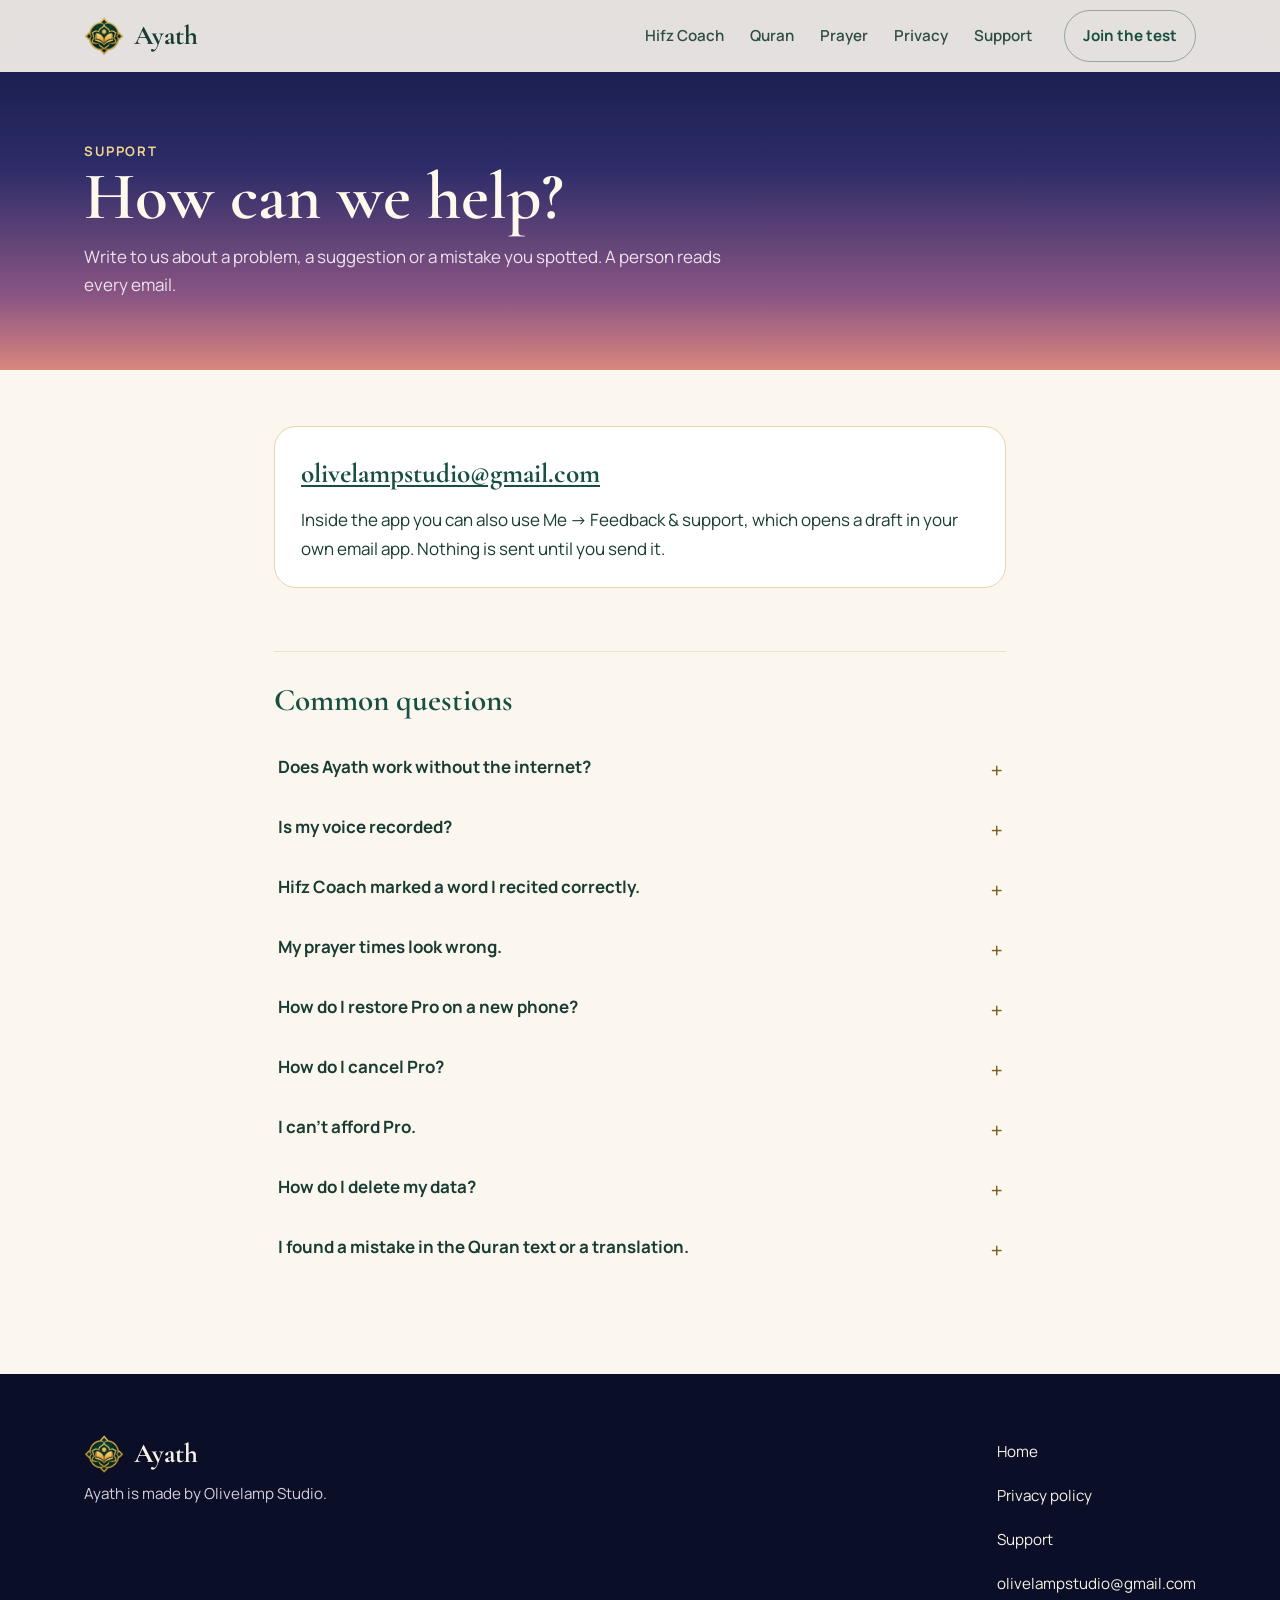
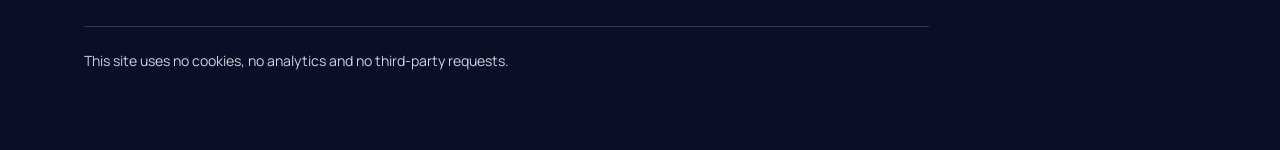
<file: support/index.html>
<!DOCTYPE html>
<html lang="en">
<head>
<meta charset="utf-8">
<meta name="viewport" content="width=device-width, initial-scale=1, viewport-fit=cover">
<title>Ayath Support: Help with Hifz Coach, Prayer Times and Pro</title>
<meta name="description" content="Get help with Ayath: contact us, restore or cancel Pro, fix prayer times, use Hifz Coach, ask for a free Pro code, and delete your data.">
<link rel="canonical" href="https://olivelampstudio.github.io/ayath/support/">
<meta name="theme-color" content="#10163F">
<meta name="color-scheme" content="light dark">
<meta property="og:type" content="website">
<meta property="og:title" content="Ayath support">
<meta property="og:description" content="Help with Hifz Coach, prayer times, Pro and your data. A person reads every email.">
<meta property="og:url" content="https://olivelampstudio.github.io/ayath/support/">
<meta property="og:image" content="https://olivelampstudio.github.io/ayath/assets/og-image.jpg">
<link rel="icon" type="image/png" sizes="32x32" href="../assets/icon-32.png">
<link rel="apple-touch-icon" href="../assets/apple-touch-icon.png">
<link rel="preload" href="../assets/fonts/cormorant-garamond-latin.woff2" as="font" type="font/woff2" crossorigin>
<link rel="stylesheet" href="../assets/site.css">
<script>document.documentElement.classList.add("js")</script>
<script defer src="../assets/site.js"></script>
<script type="application/ld+json">
{
  "@context": "https://schema.org",
  "@graph": [
    {"@type": "BreadcrumbList", "itemListElement": [
      {"@type": "ListItem", "position": 1, "name": "Ayath", "item": "https://olivelampstudio.github.io/ayath/"},
      {"@type": "ListItem", "position": 2, "name": "Support", "item": "https://olivelampstudio.github.io/ayath/support/"}
    ]},
    {"@type": "FAQPage", "mainEntity": [
      {"@type": "Question", "name": "Does Ayath work without the internet?", "acceptedAnswer": {"@type": "Answer", "text": "Yes. Reading, prayer times, Qibla, duas, Tasbih and Hifz Coach checks work offline. Ayath goes online only when you stream or save a recitation, download the offline speech model the first time you turn on Hifz Coach or Recite to find, or buy Pro through Google Play."}},
      {"@type": "Question", "name": "Is my voice recorded?", "acceptedAnswer": {"@type": "Answer", "text": "No. Hifz Coach and Recite to find compare your recitation with the Quran text using a speech model on your phone. Your voice is held in memory only for that check. It is not saved, uploaded or shared, including with us."}},
      {"@type": "Question", "name": "Hifz Coach marked a word I recited correctly. Why?", "acceptedAnswer": {"@type": "Answer", "text": "Hifz Coach is a reading aid, not a judgement of tajweed, and it can make mistakes, especially with background noise. Recite clearly in a quiet place, close to the phone. Your teacher and the mushaf remain the authority."}},
      {"@type": "Question", "name": "My prayer times look wrong. What should I check?", "acceptedAnswer": {"@type": "Answer", "text": "Open the prayer settings and check the calculation method and the Asr method, since different regions follow different methods. Then check that the location is right: use your device location, or enter your location by hand in the same settings."}},
      {"@type": "Question", "name": "How do I restore Ayath Pro on a new phone?", "acceptedAnswer": {"@type": "Answer", "text": "Sign in to Google Play with the same Google account you bought Pro with, open the Pro screen in Ayath and tap Restore purchases."}},
      {"@type": "Question", "name": "How do I cancel Ayath Pro?", "acceptedAnswer": {"@type": "Answer", "text": "Pro is billed by Google Play. Open Google Play, then your profile, Payments and subscriptions, Subscriptions, choose Ayath and cancel. Refunds are handled by Google Play."}},
      {"@type": "Question", "name": "I can't afford Ayath Pro. Can I get it free?", "acceptedAnswer": {"@type": "Answer", "text": "Yes. If the price is hard for you right now, whether you are a student of hifz, a teacher or going through a difficult time, write to olivelampstudio@gmail.com and we will send a free code. No proof needed."}},
      {"@type": "Question", "name": "How do I delete my Ayath data?", "acceptedAnswer": {"@type": "Answer", "text": "Everything Ayath remembers is stored on your phone. Clear the app's storage or uninstall it, and it is gone. We have no copy to delete. If you turned on the optional backup to your own Google Drive, delete that copy from the app's Backup and restore screen or from your Google Account."}}
    ]}
  ]
}
</script>
</head>
<body class="page-doc">
<a class="skip" href="#main">Skip to content</a>
<header class="topbar" data-topbar>
  <div class="topbar-inner">
    <a class="brand" href="../" aria-label="Ayath home"><img src="../assets/img/emblem.webp" alt="" width="40" height="40"><span>Ayath</span></a>
    <nav class="nav" id="site-nav" aria-label="Main">
      <a href="../#hifz">Hifz Coach</a>
      <a href="../#quran">Quran</a>
      <a href="../#prayer">Prayer</a>
      <a href="../privacy/">Privacy</a>
      <a href="../support/" aria-current="page">Support</a>
    </nav>
    <a class="topbar-cta" href="mailto:olivelampstudio@gmail.com?subject=Ayath%20early%20test">Join the test</a>
    <button class="menu-btn" type="button" aria-expanded="false" aria-controls="site-nav" data-menu>
      <span class="sr-only">Menu</span><span class="menu-bars" aria-hidden="true"></span>
    </button>
  </div>
</header>

<section class="doc-hero">
  <div class="wrap">
    <p class="eyebrow">Support</p>
    <h1>How can we help?</h1>
    <p>Write to us about a problem, a suggestion or a mistake you spotted. A person reads
      every email.</p>
  </div>
</section>

<main class="doc" id="main">
  <div class="wrap">
    <div class="contact-card">
      <p class="email"><a href="mailto:olivelampstudio@gmail.com?subject=Ayath%20support">olivelampstudio@gmail.com</a></p>
      <p style="margin:0">Inside the app you can also use Me → Feedback &amp; support, which
        opens a draft in your own email app. Nothing is sent until you send it.</p>
    </div>

    <h2>Common questions</h2>
    <div class="faq">
      <details>
        <summary>Does Ayath work without the internet?</summary>
        <p>Yes. Reading, prayer times, Qibla, duas, Tasbih and Hifz Coach checks work offline.
          Ayath goes online only when you stream or save a recitation, download the offline
          speech model the first time you turn on Hifz Coach or Recite to find, or buy Pro
          through Google Play.</p>
      </details>
      <details>
        <summary>Is my voice recorded?</summary>
        <p>No. Hifz Coach and Recite to find compare your recitation with the Quran text
          using a speech model on your phone. Your voice is held in memory only for that check.
          It is not saved, uploaded or shared, including with us.</p>
      </details>
      <details>
        <summary>Hifz Coach marked a word I recited correctly.</summary>
        <p>Hifz Coach is a reading aid, not a judgement of tajweed, and it can make mistakes,
          especially with background noise. Recite clearly in a quiet place, close to the
          phone. Your teacher and the mushaf remain the authority.</p>
      </details>
      <details>
        <summary>My prayer times look wrong.</summary>
        <p>Open the prayer settings and check the calculation method and the Asr method.
          Different regions follow different methods. Then check that the location is right:
          use your device location, or enter your location by hand in the same settings.</p>
      </details>
      <details>
        <summary>How do I restore Pro on a new phone?</summary>
        <p>Sign in to Google Play with the same Google account you bought Pro with, open
          the Pro screen in Ayath and tap Restore purchases.</p>
      </details>
      <details>
        <summary>How do I cancel Pro?</summary>
        <p>Pro is billed by Google Play. Open Google Play → your profile → Payments &amp;
          subscriptions → Subscriptions, choose Ayath and cancel. The Pro screen in Ayath also
          links there. Refunds are handled by Google Play.</p>
      </details>
      <details id="cant-afford">
        <summary>I can't afford Pro.</summary>
        <p>If the price is hard for you right now, whether you are a student of hifz, a
          teacher or going through a difficult time,
          <a href="mailto:olivelampstudio@gmail.com?subject=Ayath%20free%20code">write to us</a>
          and we will send a free code. No proof needed.</p>
      </details>
      <details>
        <summary>How do I delete my data?</summary>
        <p>Everything Ayath remembers is stored on your phone. Clear the app's storage or
          uninstall it, and it is gone. We have no copy to delete. If you turned on the
          optional backup to your own Google Drive, delete that copy from the app's Backup
          &amp; restore screen or from your Google Account.</p>
      </details>
      <details>
        <summary>I found a mistake in the Quran text or a translation.</summary>
        <p>Please email us the surah, ayah and what you saw. Ayath uses openly published
          sources with recorded provenance and never edits sacred text itself, so we check
          the report against the source before anything changes.</p>
      </details>
    </div>
  </div>
</main>

<footer class="site-footer tone-dark">
  <div class="wrap footer-grid">
    <div>
      <a class="brand" href="../"><img src="../assets/img/emblem.webp" alt="" width="40" height="40"><span>Ayath</span></a>
      <p>Ayath is made by Olivelamp Studio.</p>
    </div>
    <nav aria-label="Footer">
      <a href="../">Home</a>
      <a href="../privacy/">Privacy policy</a>
      <a href="../support/">Support</a>
      <a href="mailto:olivelampstudio@gmail.com">olivelampstudio@gmail.com</a>
    </nav>
    <p class="fine">This site uses no cookies, no analytics and no third-party requests.</p>
  </div>
</footer>
</body>
</html>
</file>
<file: assets/site.css>
/* Ayath website.
   One scroll is one day: Fajr, sunrise, midday, afternoon, sunset, night.
   Fonts are the app's own (OFL), self-hosted. No third-party requests. */

@font-face {
  font-family: "Cormorant Garamond";
  src: url("fonts/cormorant-garamond-latin.woff2") format("woff2");
  font-weight: 500 700;
  font-display: swap;
}
@font-face {
  font-family: "Manrope";
  src: url("fonts/manrope-latin.woff2") format("woff2");
  font-weight: 400 700;
  font-display: swap;
}

:root {
  --paper: #FBF7EF;
  --ink: #183B32;
  --green: #174F41;
  --gold: #B59753;
  --gold-ink: #7E5F22;
  --gold-light: #F6E2A8;
  --night-ink: #F7F1E6;
  --display: "Cormorant Garamond", "Iowan Old Style", Georgia, serif;
  --body: "Manrope", "Segoe UI", system-ui, -apple-system, sans-serif;
  --ease: cubic-bezier(.22, .8, .24, 1);
  --radius: 22px;
  color-scheme: light;
}

* { box-sizing: border-box; }
html { -webkit-text-size-adjust: 100%; scroll-behavior: smooth; scroll-padding-top: 84px; }
body {
  margin: 0;
  background: var(--paper);
  color: var(--ink);
  font-family: var(--body);
  font-size: 1.0625rem;
  line-height: 1.68;
  text-rendering: optimizeLegibility;
}
img { max-width: 100%; height: auto; display: block; }
a { color: inherit; text-underline-offset: 3px; }
:focus-visible { outline: 3px solid var(--gold); outline-offset: 3px; border-radius: 6px; }
.sr-only {
  position: absolute; width: 1px; height: 1px; overflow: hidden;
  clip: rect(0 0 0 0); white-space: nowrap;
}
.skip {
  position: absolute; left: 16px; top: -60px; z-index: 50;
  background: var(--paper); color: var(--ink); padding: 12px 16px; border-radius: 10px;
}
.skip:focus { top: 12px; }
.wrap { width: 100%; max-width: 1160px; margin: 0 auto; padding: 0 24px; }

/* Tones: every section sets its own text colours for its own background. */
.tone-light {
  --fg: #183B32; --muted: #3E4B44; --accent: #7E5F22; --line: rgba(24, 59, 50, .16);
  --card: rgba(255, 255, 255, .62); --card-line: rgba(126, 95, 34, .22);
  color: var(--fg);
}
.tone-dark {
  --fg: #F7F1E6; --muted: #D5CFDF; --accent: #F2D58E; --line: rgba(247, 241, 230, .18);
  --card: rgba(10, 14, 38, .5); --card-line: rgba(242, 213, 142, .26);
  color: var(--fg);
}

/* Type */
.display {
  font-family: var(--display);
  font-weight: 650;
  line-height: 1.04;
  letter-spacing: -0.01em;
  margin: 0 0 18px;
  text-wrap: balance;
}
h1.display { font-size: clamp(2.9rem, 6.6vw, 5.4rem); }
h2.display { font-size: clamp(2.2rem, 4.6vw, 3.7rem); }
h2.display.small { font-size: clamp(1.9rem, 3.4vw, 2.6rem); }
h3 { font-family: var(--display); font-size: 1.55rem; font-weight: 650; line-height: 1.15; margin: 0 0 8px; }
p { margin: 0 0 14px; }
.eyebrow {
  display: flex; align-items: center; gap: 10px; flex-wrap: wrap;
  font-size: .82rem; font-weight: 700; letter-spacing: .14em; text-transform: uppercase;
  color: var(--accent); margin: 0 0 16px;
}
.eyebrow .time {
  font-family: var(--display); font-size: 1.05rem; font-style: italic; font-weight: 600;
  letter-spacing: 0; text-transform: none; opacity: .9;
}
.eyebrow .time::after { content: ""; display: inline-block; width: 28px; height: 1px; background: currentColor; margin-left: 10px; vertical-align: middle; opacity: .6; }
.lede { font-size: clamp(1.1rem, 1.6vw, 1.28rem); color: var(--muted); max-width: 33em; margin-bottom: 28px; }
.lede strong { color: var(--fg); }
.pill {
  display: inline-block; font-family: var(--body); font-size: .72rem; font-weight: 700;
  letter-spacing: .08em; text-transform: uppercase; padding: 3px 10px; border-radius: 99px;
  border: 1px solid var(--card-line); color: var(--accent); font-style: normal; vertical-align: middle;
}

/* Buttons */
.actions { display: flex; flex-wrap: wrap; gap: 12px; align-items: center; }
.btn {
  display: inline-flex; align-items: center; justify-content: center; gap: 8px;
  min-height: 54px; padding: 14px 26px; border-radius: 999px;
  font-weight: 700; font-size: 1rem; text-decoration: none;
  transition: transform .25s var(--ease), box-shadow .25s var(--ease), background-color .25s;
}
.btn:hover { transform: translateY(-2px); }
.btn-gold {
  background: linear-gradient(180deg, #F6E2A8, #D6B56E 70%, #B9954F);
  color: #1D2A22; box-shadow: 0 10px 30px -10px rgba(214, 181, 110, .7), inset 0 1px 0 rgba(255,255,255,.6);
}
.btn-ghost { color: var(--fg); border: 1.5px solid var(--line); background: rgba(255,255,255,.06); }
.btn-ghost:hover { border-color: var(--accent); }
.soon { display: flex; align-items: center; gap: 8px; color: var(--muted); font-size: .97rem; margin-top: 22px; }
.i-star { width: 16px; height: 16px; fill: var(--accent); flex: none; }
.link-arrow { font-weight: 700; color: var(--accent); text-decoration: none; border-bottom: 1.5px solid currentColor; padding: 10px 0 2px; }
.link-arrow::after { content: " →"; }

/* Top bar */
.topbar {
  position: fixed; inset: 0 0 auto 0; z-index: 40;
  color: var(--night-ink);
  transition: background-color .35s, box-shadow .35s, color .35s;
}
.topbar-inner {
  max-width: 1160px; margin: 0 auto; padding: 10px 24px;
  display: flex; align-items: center; gap: 12px; min-height: 72px;
}
.brand {
  display: inline-flex; align-items: center; gap: 10px; min-height: 48px;
  text-decoration: none; font-family: var(--display); font-weight: 700; font-size: 1.7rem;
}
.brand img { width: 40px; height: 40px; }
.nav { display: flex; gap: 2px; margin-left: auto; }
.nav a {
  text-decoration: none; font-size: .95rem; font-weight: 600; padding: 12px 12px;
  border-radius: 999px; min-height: 48px; display: inline-flex; align-items: center; opacity: .88;
}
.nav a:hover { opacity: 1; background: rgba(255,255,255,.1); }
.topbar-cta {
  margin-left: 8px; text-decoration: none; font-weight: 700; font-size: .95rem;
  padding: 12px 18px; min-height: 48px; display: inline-flex; align-items: center;
  border-radius: 999px; border: 1.5px solid rgba(242, 213, 142, .55); color: #F2D58E;
}
.menu-btn { display: none; }
.topbar.is-solid, .page-doc .topbar {
  background: rgba(251, 247, 239, .9); color: var(--ink);
  -webkit-backdrop-filter: blur(14px) saturate(1.2); backdrop-filter: blur(14px) saturate(1.2);
  box-shadow: 0 1px 0 rgba(24, 59, 50, .1);
}
.topbar.is-solid .nav a:hover, .page-doc .topbar .nav a:hover { background: rgba(23, 79, 65, .08); }
.topbar.is-solid.over-dark {
  background: rgba(10, 15, 39, .72); color: var(--night-ink); box-shadow: 0 1px 0 rgba(247, 241, 230, .1);
}
.topbar.is-solid.over-dark .topbar-cta { color: #F2D58E; border-color: rgba(242, 213, 142, .55); }
.topbar.is-solid.over-dark .nav a:hover { background: rgba(255, 255, 255, .1); }
.topbar.is-solid .topbar-cta, .page-doc .topbar .topbar-cta { color: var(--green); border-color: rgba(23, 79, 65, .4); }

/* Sky sections: each bottom colour is the next section's top colour. */
.sky { position: relative; overflow: hidden; }
.fajr {
  background: linear-gradient(180deg, #10163F 0%, #1D255C 34%, #4A3A78 56%, #9C5C84 74%, #D9867E 90%, #EBA581 100%);
}
.sunrise { background: linear-gradient(180deg, #EBA581 0%, #F4C79A 16%, #F9E3C1 42%, #FBF1DE 100%); }
.day { background: linear-gradient(180deg, #FBF1DE 0%, #F2F4EC 30%, #EEF3EE 70%, #F6F2E6 100%); }
.asr { background: linear-gradient(180deg, #F6F2E6 0%, #F6E7C4 55%, #EFCF95 100%); }
.horizon {
  position: relative; height: clamp(280px, 40vw, 520px); overflow: hidden;
  background: linear-gradient(180deg, #EFCF95 0%, #EDAF7C 26%, #DD8270 50%, #A25C78 74%, #5E3C70 100%);
}
.dusk { background: linear-gradient(180deg, #0F2320 0%, #15203A 45%, #141B3A 100%); }
.night { background: linear-gradient(180deg, #141B3A 0%, #0F1533 45%, #0A0F27 100%); }

section.sky { padding: clamp(80px, 11vw, 140px) 0; }
.sunrise { padding-top: clamp(40px, 6vw, 80px) !important; }

/* Stars */
.stars {
  position: absolute; inset: 0 0 45% 0; pointer-events: none;
  background-image:
    radial-gradient(1.5px 1.5px at 12% 18%, #fff, transparent 60%),
    radial-gradient(1px 1px at 22% 42%, #fff, transparent 60%),
    radial-gradient(1.5px 1.5px at 35% 12%, #fff, transparent 60%),
    radial-gradient(1px 1px at 48% 30%, #fff, transparent 60%),
    radial-gradient(2px 2px at 63% 9%, #fff, transparent 60%),
    radial-gradient(1px 1px at 71% 36%, #fff, transparent 60%),
    radial-gradient(1.5px 1.5px at 83% 20%, #fff, transparent 60%),
    radial-gradient(1px 1px at 91% 44%, #fff, transparent 60%),
    radial-gradient(1px 1px at 6% 52%, #fff, transparent 60%),
    radial-gradient(1.5px 1.5px at 56% 50%, #fff, transparent 60%);
  opacity: .75;
}
.stars.dim { inset: 0; opacity: .5; }

/* Hero */
.hero { min-height: 100svh; padding-top: 120px !important; padding-bottom: 56px !important; }
.hero-grid { display: grid; grid-template-columns: 1.1fr .9fr; gap: 40px; align-items: center; }
.hero-copy { position: relative; z-index: 2; }
.hero-copy .display { color: #FFF8EC; }
.hero-art { position: relative; display: grid; place-items: center; min-height: 520px; }
.rosette {
  position: absolute; width: min(118%, 640px); aspect-ratio: 1; top: 50%; left: 50%;
  transform: translate(-50%, -54%); fill: none; stroke: #F2D58E; stroke-width: 1.1; opacity: .5;
}
.arch-window {
  position: relative; width: min(100%, 380px); aspect-ratio: 2 / 3; clip-path: url(#arch);
  box-shadow: 0 30px 80px -30px rgba(0,0,0,.6);
  background: #1D255C;
}
.arch-window img { width: 100%; height: 112%; object-fit: cover; object-position: center 70%; will-change: transform; }
.arch-window::after {
  content: ""; position: absolute; inset: 0; clip-path: url(#arch);
  box-shadow: inset 0 0 0 2px rgba(242, 213, 142, .55);
}
.hero-emblem {
  position: absolute; width: 112px; height: 112px; bottom: -28px; left: 50%; translate: -50% 0;
  filter: drop-shadow(0 12px 28px rgba(0,0,0,.45));
}
.trust {
  list-style: none; display: flex; flex-wrap: wrap; gap: 10px; margin-top: 64px;
  position: relative; z-index: 2;
}
.trust li {
  font-size: .95rem; font-weight: 600; color: #2A1F2A; padding: 10px 16px; border-radius: 999px;
  background: rgba(255, 247, 236, .78); border: 1px solid rgba(255,255,255,.6);
}

/* Split layouts */
.split { display: grid; grid-template-columns: 1fr 1fr; gap: clamp(32px, 6vw, 80px); align-items: center; }
.copy p { color: var(--muted); }
.section-head { max-width: 820px; margin-bottom: 48px; }
.section-head.center { margin-left: auto; margin-right: auto; text-align: center; }
.section-head.center .eyebrow { justify-content: center; }
.art { position: relative; }
.art > img { width: 100%; }

/* Phones */
.phone {
  margin: 0; border-radius: 30px; overflow: hidden; background: #0E1A16;
  border: 6px solid #0E1A16; box-shadow: 0 30px 60px -28px rgba(10, 20, 16, .55);
}
.phone img { border-radius: 24px; }
.phone figcaption {
  background: transparent; color: var(--muted); text-align: center; font-size: .9rem; padding: 10px 4px 2px;
}
.art .phone-tilt {
  position: absolute; width: 36%; right: 4%; bottom: -14%; rotate: 4deg;
  border: 0; background: transparent;
}
.art .phone-tilt img { border-radius: 22px; }

/* Reading lanes */
.lanes {
  margin-top: 28px; padding: 22px 22px 14px; border-radius: var(--radius);
  background: var(--card); border: 1px solid var(--card-line);
  -webkit-backdrop-filter: blur(6px); backdrop-filter: blur(6px);
}
.lanes-title { font-weight: 700; color: var(--fg) !important; margin-bottom: 14px; }
.lane { display: grid; grid-template-columns: 118px 1fr; gap: 12px; align-items: center; min-height: 36px; }
.lane-name { font-size: .92rem; font-weight: 600; color: var(--fg); }
.lane-track { position: relative; height: 6px; border-radius: 99px; background: rgba(24, 59, 50, .12); }
.lane-track::before {
  content: ""; position: absolute; inset: 0 auto 0 0; width: calc(var(--p) * 100%);
  border-radius: inherit; background: linear-gradient(90deg, #2F7A63, #174F41);
  transform-origin: left; transform: scaleX(0); transition: transform 1.4s var(--ease);
}
.lane-mark {
  position: absolute; top: 50%; left: 0; width: 16px; height: 16px; margin: -8px 0 0 -8px;
  border-radius: 50%; background: #F2D58E; border: 3px solid #174F41;
  transition: left 1.4s var(--ease);
}
.lanes.is-in .lane-track::before { transform: scaleX(1); }
.lanes.is-in .lane-mark { left: calc(var(--p) * 100%); animation: drift var(--t) ease-in-out 1.6s infinite alternate; }
@keyframes drift { to { translate: 14px 0; } }
.lanes-note { font-size: .92rem; margin: 12px 0 4px; }

/* Hifz demo */
.hifz-split { align-items: start; }
.demo-wrap { display: grid; justify-items: center; }
.demo {
  position: relative; width: min(100%, 340px); aspect-ratio: 9 / 16.5; border-radius: 36px;
  background: linear-gradient(180deg, #FFFDF8, #F7F1E3); border: 8px solid #0E1A16;
  box-shadow: 0 40px 80px -36px rgba(14, 26, 22, .55), 0 0 0 1px rgba(181, 151, 83, .4);
  padding: 22px 20px; overflow: hidden; color: #183B32;
}
.demo-top { display: flex; justify-content: space-between; font-size: .82rem; font-weight: 700; color: #174F41; }
.demo-surah { color: #7E5F22; font-weight: 600; }
.demo-page { margin-top: 18px; display: grid; gap: 14px; }
.demo-header {
  height: 30px; border-radius: 8px; border: 1.5px solid #C9AE6E; margin-bottom: 6px;
  display: grid; place-items: center; background: linear-gradient(90deg, #F3EAD3, #FBF6EA 50%, #F3EAD3);
}
.demo-header span { width: 12px; height: 12px; rotate: 45deg; border: 1.5px solid #B59753; background: #F6E2A8; }
.demo-line { display: flex; gap: 7px; justify-content: space-between; }
.demo-line i {
  display: block; height: 14px; width: calc(var(--w) * 1%); flex: 0 0 auto; border-radius: 7px;
  background: #E7E0D0; transition: background-color .35s, box-shadow .35s, transform .35s;
}
.demo-line.short { justify-content: flex-start; }
.demo-line i.on { background: #9FCDB8; }
.demo-line i.miss.flag { background: #F2D58E; box-shadow: 0 0 0 2px #B59753; animation: pulse 1.2s ease-in-out infinite; }
@keyframes pulse { 50% { transform: scale(1.08); } }
.demo-foot {
  position: absolute; left: 20px; right: 20px; bottom: 26px;
  display: flex; align-items: center; justify-content: space-between; gap: 12px;
  font-size: .82rem; font-weight: 700; color: #174F41;
}
.wave { display: flex; align-items: center; gap: 3px; height: 28px; }
.wave b { width: 4px; height: 6px; border-radius: 2px; background: #174F41; opacity: .8; }
.demo.listening .wave b { animation: wave .9s ease-in-out infinite; }
.wave b:nth-child(2) { animation-delay: -.7s !important; } .wave b:nth-child(3) { animation-delay: -.2s !important; }
.wave b:nth-child(4) { animation-delay: -.5s !important; } .wave b:nth-child(5) { animation-delay: -.1s !important; }
.wave b:nth-child(6) { animation-delay: -.6s !important; } .wave b:nth-child(7) { animation-delay: -.3s !important; }
.wave b:nth-child(8) { animation-delay: -.8s !important; } .wave b:nth-child(9) { animation-delay: -.4s !important; }
@keyframes wave { 50% { height: 26px; } }
.demo-result {
  position: absolute; left: 14px; right: 14px; bottom: 14px; padding: 16px 18px;
  border-radius: 20px; background: #174F41; color: #FBF7EF; display: grid; gap: 4px;
  transform: translateY(130%); transition: transform .6s var(--ease);
}
.demo-result strong { font-family: var(--display); font-size: 1.45rem; line-height: 1.1; }
.demo-result span { font-size: .86rem; opacity: .9; }
.demo.result .demo-result { transform: none; }
.demo-caption { font-size: .88rem; color: var(--muted); margin-top: 14px; text-align: center; }

.steps { list-style: none; padding: 0; margin: 0 0 24px; display: grid; gap: 10px; }
.steps li {
  display: grid; grid-template-columns: 40px 1fr; gap: 14px; align-items: start;
  padding: 16px 18px; border-radius: 18px; border: 1px solid transparent; color: var(--muted);
  transition: background-color .4s, border-color .4s;
}
.steps li strong { color: var(--fg); }
.steps li.active { background: var(--card); border-color: var(--card-line); }
.step-n {
  width: 40px; height: 40px; border-radius: 50%; display: grid; place-items: center;
  font-family: var(--display); font-weight: 700; font-size: 1.3rem; color: var(--accent);
  border: 1.5px solid var(--card-line);
}
.steps li.active .step-n { background: #174F41; color: #FBF7EF; border-color: #174F41; }
.ticks { list-style: none; padding: 0; margin: 0 0 18px; }
.ticks li { position: relative; padding: 8px 0 8px 32px; color: var(--muted); }
.ticks li::before {
  content: ""; position: absolute; left: 0; top: 13px; width: 18px; height: 18px; border-radius: 50%;
  background: var(--accent) no-repeat center / 11px
    url("data:image/svg+xml,%3Csvg xmlns='http://www.w3.org/2000/svg' viewBox='0 0 12 12'%3E%3Cpath d='M2 6.5l2.5 2.5L10 3.5' fill='none' stroke='%23fff' stroke-width='2' stroke-linecap='round' stroke-linejoin='round'/%3E%3C/svg%3E");
}
.tone-dark .ticks li::before {
  background-color: #F2D58E;
  background-image: url("data:image/svg+xml,%3Csvg xmlns='http://www.w3.org/2000/svg' viewBox='0 0 12 12'%3E%3Cpath d='M2 6.5l2.5 2.5L10 3.5' fill='none' stroke='%23141B3A' stroke-width='2' stroke-linecap='round' stroke-linejoin='round'/%3E%3C/svg%3E");
}
.note {
  padding: 14px 18px; border-radius: 16px; background: var(--card); border: 1px solid var(--card-line);
  color: var(--fg) !important; font-size: .97rem;
}
.screens {
  display: grid; grid-template-columns: repeat(4, 1fr); gap: 22px; margin-top: 80px;
}
.screens .phone { background: transparent; border: 0; box-shadow: none; overflow: visible; }
.screens .phone img { border-radius: 22px; box-shadow: 0 24px 50px -26px rgba(10, 20, 16, .5); }

/* Prayer arc */
.day-arc { position: relative; max-width: 1000px; margin: 0 auto; }
.day-arc svg { width: 100%; height: auto; overflow: visible; position: relative; z-index: 1; }
.arc-path { stroke: #B59753; stroke-width: 2; stroke-dasharray: 2 9; stroke-linecap: round; }
.arc-marks circle { fill: #FBF7EF; stroke: #B59753; stroke-width: 2; transition: fill .4s; }
.arc-marks circle.lit { fill: #174F41; stroke: #174F41; }
.arc-sun { fill: #F6C35F; filter: drop-shadow(0 0 14px rgba(246, 195, 95, .9)); }
.arc-text text { font-family: var(--display); font-size: 30px; font-weight: 700; fill: var(--fg); }
.arc-mosque { width: 74%; margin: -5% auto 0; position: relative; z-index: 0; }
.cards3 { display: grid; grid-template-columns: repeat(3, 1fr); gap: 18px; margin-top: 48px; }
.card {
  padding: 24px; border-radius: var(--radius); background: var(--card); border: 1px solid var(--card-line);
  -webkit-backdrop-filter: blur(6px); backdrop-filter: blur(6px);
}
.card p { color: var(--muted); margin: 0; }

/* Horizon */
.sunset-sun {
  position: absolute; left: 50%; top: 4%; width: clamp(130px, 18vw, 240px); aspect-ratio: 1;
  translate: -50% 0; border-radius: 50%;
  background: radial-gradient(circle at 50% 45%, #FFE8A8 0%, #F9B867 45%, #EF8A5E 75%, rgba(239,138,94,0) 76%);
  box-shadow: 0 0 120px 40px rgba(249, 184, 103, .45);
  will-change: transform;
}
.skyline {
  position: absolute; left: 50%; bottom: -1px; translate: -50% 0;
  width: max(86%, 760px); aspect-ratio: 1400 / 443;
  -webkit-mask: url("img/skyline.webp") center bottom / 100% auto no-repeat;
  mask: url("img/skyline.webp") center bottom / 100% auto no-repeat;
}
.skyline-far { background: #6B4378; opacity: .55; width: max(118%, 1000px); bottom: 8%; translate: -40% 0; }
.horizon::after {
  content: ""; position: absolute; left: -10%; right: -10%; bottom: 0; height: clamp(18px, 2.6vw, 34px);
  background: #0F2320; border-radius: 50% 50% 0 0 / 100% 100% 0 0;
}
.skyline-near { background: #0F2320; }

/* Privacy: airplane mode */
.airplane { display: grid; justify-items: center; }
.ap-card {
  width: min(100%, 420px); border-radius: 28px; padding: 10px 22px;
  background: rgba(247, 241, 230, .07); border: 1px solid rgba(242, 213, 142, .28);
  -webkit-backdrop-filter: blur(8px); backdrop-filter: blur(8px);
}
.ap-row {
  display: flex; justify-content: space-between; align-items: center; gap: 16px;
  min-height: 60px; border-top: 1px solid var(--line);
}
.ap-row:first-child { border-top: 0; }
.ap-switch span:first-child { font-weight: 700; }
.switch {
  width: 54px; height: 32px; border-radius: 99px; background: rgba(247, 241, 230, .25);
  position: relative; transition: background-color .4s;
}
.switch span {
  position: absolute; top: 4px; left: 4px; width: 24px; height: 24px; border-radius: 50%;
  background: #F7F1E6; transition: translate .4s var(--ease);
}
.airplane.on .switch { background: #F2D58E; }
.airplane.on .switch span { translate: 22px 0; background: #141B3A; }
.ap-check em {
  font-style: normal; font-weight: 700; color: #F2D58E; font-size: .92rem;
  opacity: 0; translate: 8px 0; transition: opacity .4s, translate .4s var(--ease);
}
.ap-check em::before { content: "✓ "; }
.airplane.on .ap-check em { opacity: 1; translate: 0 0; }
.airplane.on .ap-check:nth-child(3) em { transition-delay: .35s; }
.airplane.on .ap-check:nth-child(4) em { transition-delay: .7s; }
.airplane.on .ap-check:nth-child(5) em { transition-delay: 1.05s; }
.airplane.on .ap-check:nth-child(2) em { transition-delay: 0s; }

/* Night */
.night-scene { width: min(100%, 760px); margin: -10px auto 40px; }
.plans { display: grid; grid-template-columns: 1fr 1fr; gap: 20px; }
.plan {
  padding: 28px; border-radius: 26px; background: var(--card); border: 1px solid var(--card-line);
}
.plan p { color: var(--muted); }
.plan-pro {
  background: linear-gradient(160deg, rgba(242, 213, 142, .14), rgba(10, 14, 38, .5) 55%);
  border-color: rgba(242, 213, 142, .45);
}
.plan-foot { font-size: .95rem; margin: 0; }
.plan-foot a { color: var(--accent); font-weight: 700; }
.langs { text-align: center; margin: 100px auto 0; max-width: 820px; }
.langs .eyebrow { justify-content: center; }
.lang-line { font-family: var(--display); font-size: clamp(2rem, 4.4vw, 3.3rem); line-height: 1.15; color: var(--fg) !important; }
.lang-word {
  display: inline-block; min-width: 4ch; color: #F2D58E; font-style: italic;
  font-family: var(--display), "Noto Naskh Arabic", "Nirmala UI", "Noto Sans Devanagari", "Noto Sans Bengali", "Noto Sans Malayalam", "Noto Sans Kannada", serif;
  transition: opacity .45s, translate .45s var(--ease);
}
.lang-word.out { opacity: 0; translate: 0 10px; }
.lang-list { color: var(--muted); font-size: 1rem; }
.faq { max-width: 820px; margin: 100px auto 0; }
.faq details {
  border-top: 1px solid var(--line); padding: 0 4px;
}
.faq details:last-child { border-bottom: 1px solid var(--line); }
.faq summary {
  cursor: pointer; list-style: none; min-height: 60px; display: flex; align-items: center;
  justify-content: space-between; gap: 16px; font-weight: 700; font-size: 1.06rem; padding: 14px 0;
}
.faq summary::-webkit-details-marker { display: none; }
.faq summary::after {
  content: "+"; font-family: var(--display); font-size: 1.8rem; line-height: 1; color: var(--accent);
  transition: rotate .3s var(--ease);
}
.faq details[open] summary::after { rotate: 45deg; }
.faq details p { color: var(--muted); padding-bottom: 12px; }
.faq a { color: var(--accent); }
.final-cta { text-align: center; margin: 110px auto 0; max-width: 760px; }
.final-cta p { color: var(--muted); }
.final-cta .btn { margin-top: 10px; }

/* Footer */
.site-footer { background: #0A0F27; padding: 56px 0 64px; font-size: .95rem; }
.footer-grid { display: grid; grid-template-columns: 1fr auto; gap: 20px 40px; align-items: start; }
.site-footer p { color: var(--muted); }
.site-footer nav { display: flex; flex-direction: column; gap: 0; }
.site-footer nav a { color: var(--fg); text-decoration: none; min-height: 44px; display: inline-flex; align-items: center; }
.site-footer nav a:hover { color: var(--accent); }
.site-footer .fine { grid-column: 1 / -1; font-size: .88rem; max-width: 60em; border-top: 1px solid var(--line); padding-top: 22px; }

/* Documents (privacy, support) */
.page-doc { background: var(--paper); }
.doc-hero {
  background: linear-gradient(180deg, #10163F 0%, #2C2C68 45%, #8A5583 80%, #D9867E 100%);
  padding: 140px 0 70px; color: #FFF8EC;
}
.doc-hero .eyebrow { color: #F2D58E; }
.doc-hero h1 { font-family: var(--display); font-size: clamp(2.6rem, 6vw, 4.2rem); line-height: 1.05; margin: 0 0 10px; font-weight: 650; }
.doc-hero p { color: #EDE3EE; margin: 0; max-width: 40em; }
.doc { padding: 56px 0 96px; }
.doc .wrap { max-width: 780px; }
.doc h2 {
  font-family: var(--display); font-weight: 650; font-size: 1.95rem; line-height: 1.15; color: var(--green);
  margin: 2em 0 .6em; padding-top: 1em; border-top: 1px solid #E8E2D5;
}
.doc ul { padding-left: 1.2em; }
.doc li { margin-bottom: .6em; }
.doc a { color: var(--green); overflow-wrap: anywhere; }
.doc code { font-size: .9em; background: #EEF3EE; padding: 1px 6px; border-radius: 6px; }
.contact-card {
  background: #FFFFFF; border: 1px solid #E5D6AE; border-radius: var(--radius); padding: 24px 26px; margin: 0 0 12px;
}
.contact-card .email { font-family: var(--display); font-size: 1.7rem; font-weight: 700; margin: 0 0 10px; overflow-wrap: anywhere; }
.doc .faq { margin: 0; max-width: none; }
.doc .faq details { border-color: #E8E2D5; }
.doc .faq summary::after { color: var(--gold-ink); }
.doc .faq details p { color: #3E4B44; }
.page-doc .site-footer { margin-top: 0; }

/* Motion: load and reveal */
@media (prefers-reduced-motion: no-preference) {
  .load { opacity: 0; translate: 0 18px; animation: rise .9s var(--ease) forwards; animation-delay: calc(var(--d) * .12s + .1s); }
  @keyframes rise { to { opacity: 1; translate: 0 0; } }
  .rosette .draw { stroke-dasharray: 1; stroke-dashoffset: 1; animation: draw 2.6s var(--ease) forwards; }
  .rosette .draw:nth-child(2) { animation-delay: .2s; }
  .rosette .draw:nth-child(3) { animation-delay: .4s; }
  .rosette .draw:nth-child(4) { animation-delay: .6s; }
  .rosette .draw:nth-child(5) { animation-delay: .8s; }
  .rosette .draw:nth-child(6) { animation-delay: 1s; }
  .rosette .draw:nth-child(7) { animation-delay: 1.2s; }
  @keyframes draw { to { stroke-dashoffset: 0; } }
  .rosette { animation: turn 120s linear infinite; }
  @keyframes turn { to { rotate: 360deg; } }
  .stars { animation: twinkle 6s ease-in-out infinite alternate; }
  @keyframes twinkle { to { opacity: .45; } }
  .hero-emblem { animation: float 6s ease-in-out infinite alternate; }
  @keyframes float { to { translate: -50% -8px; } }
  .js [data-reveal] { opacity: 0; translate: 0 34px; transition: opacity 1s var(--ease), translate 1s var(--ease); }
  .js [data-reveal].is-in { opacity: 1; translate: 0 0; }
  .screens .phone { transition: translate .5s var(--ease); }
  .screens .phone:hover { translate: 0 -8px; }
}
@media (prefers-reduced-motion: reduce) {
  html { scroll-behavior: auto; }
  .lanes .lane-track::before { transform: scaleX(1); }
  .lanes .lane-mark { left: calc(var(--p) * 100%); }
  .airplane .switch { background: #F2D58E; }
  .airplane .switch span { translate: 22px 0; background: #141B3A; }
  .airplane .ap-check em { opacity: 1; translate: 0 0; }
}

/* Dark preference: the daytime sections take their night colours. */
@media (prefers-color-scheme: dark) {
  :root { color-scheme: dark; }
  .sunrise, .day, .asr {
    --fg: #F3EEE2; --muted: #C9CFC6; --accent: #E5C67F; --line: rgba(243, 238, 226, .16);
    --card: rgba(255, 255, 255, .05); --card-line: rgba(229, 198, 127, .24);
  }
  .fajr { background: linear-gradient(180deg, #0B1033 0%, #161D4C 40%, #33295A 70%, #4A2F55 100%); }
  .sunrise { background: linear-gradient(180deg, #4A2F55 0%, #2B2643 30%, #172422 100%); }
  .day { background: linear-gradient(180deg, #172422 0%, #13201D 50%, #15221E 100%); }
  .asr { background: linear-gradient(180deg, #15221E 0%, #1F2419 60%, #2C2416 100%); }
  .horizon { background: linear-gradient(180deg, #2C2416 0%, #5A3524 30%, #7A3F44 55%, #4B2C5C 80%, #2A2350 100%); }
  .lane-track { background: rgba(243, 238, 226, .14); }
  .lane-track::before { background: linear-gradient(90deg, #6FB79B, #9BCDB6); }
  .lane-mark { border-color: #9BCDB6; }
  .arc-marks circle { fill: #15221E; }
  .arc-marks circle.lit { fill: #9BCDB6; stroke: #9BCDB6; }
  .steps li.active .step-n { background: #9BCDB6; color: #10201C; border-color: #9BCDB6; }
  .topbar.is-solid, .page-doc .topbar { background: rgba(15, 26, 23, .88); color: #F3EEE2; box-shadow: 0 1px 0 rgba(243,238,226,.1); }
  .topbar.is-solid .topbar-cta, .page-doc .topbar .topbar-cta { color: #E5C67F; border-color: rgba(229, 198, 127, .45); }
  .page-doc { background: #0F1A17; color: #EDE6D6; }
  .doc h2 { color: #9BCDB6; border-color: #2A3D37; }
  .doc a { color: #9BCDB6; }
  .doc code { background: #1E332D; }
  .contact-card { background: #182A25; border-color: #5C4E2E; }
  .doc .faq details { border-color: #2A3D37; }
  .doc .faq summary::after { color: #E5C67F; }
  .doc .faq details p { color: #C9CFC6; }
}

/* Layout: tablet and phone */
@media (max-width: 960px) {
  .nav, .topbar-cta { display: none; }
  .menu-btn {
    display: inline-grid; place-items: center; margin-left: auto; width: 48px; height: 48px;
    border-radius: 50%; border: 1.5px solid currentColor; background: transparent; color: inherit; cursor: pointer;
  }
  .menu-bars, .menu-bars::before, .menu-bars::after {
    display: block; width: 18px; height: 2px; background: currentColor; border-radius: 2px; position: relative;
  }
  .menu-bars::before, .menu-bars::after { content: ""; position: absolute; left: 0; }
  .menu-bars::before { top: -6px; } .menu-bars::after { top: 6px; }
  .topbar.menu-open { background: rgba(251, 247, 239, .97); color: var(--ink); }
  .topbar.menu-open .nav {
    display: flex; flex-direction: column; position: absolute; top: 72px; left: 0; right: 0;
    padding: 8px 16px 18px; background: inherit; box-shadow: 0 12px 24px -12px rgba(0,0,0,.25);
  }
  .topbar.menu-open .nav a { font-size: 1.1rem; }
  .hero-grid, .split { grid-template-columns: 1fr; }
  .hero-art { min-height: 0; margin-top: 12px; }
  .arch-window { width: min(78%, 320px); }
  .rosette { width: min(130%, 520px); }
  .art .phone-tilt { width: 34%; }
  .screens { grid-template-columns: repeat(2, 1fr); }
  .cards3 { grid-template-columns: 1fr; }
  .plans { grid-template-columns: 1fr; }
  .footer-grid { grid-template-columns: 1fr; }
}
@media (max-width: 960px) and (prefers-color-scheme: dark) {
  .topbar.menu-open { background: rgba(15, 26, 23, .97); color: #F3EEE2; }
}
@media (max-width: 520px) {
  .wrap, .topbar-inner { padding-left: 16px; padding-right: 16px; }
  .hero { padding-top: 104px !important; }
  .actions .btn { width: 100%; }
  .trust { margin-top: 48px; gap: 8px; }
  .trust li { font-size: .9rem; padding: 8px 13px; }
  .lane { grid-template-columns: 96px 1fr; }
  .screens { gap: 14px; }
  .arc-text text { font-size: 50px; }
  .arc-sun { r: 26px; }
  .art .phone-tilt { bottom: -20%; }
}
</file>
